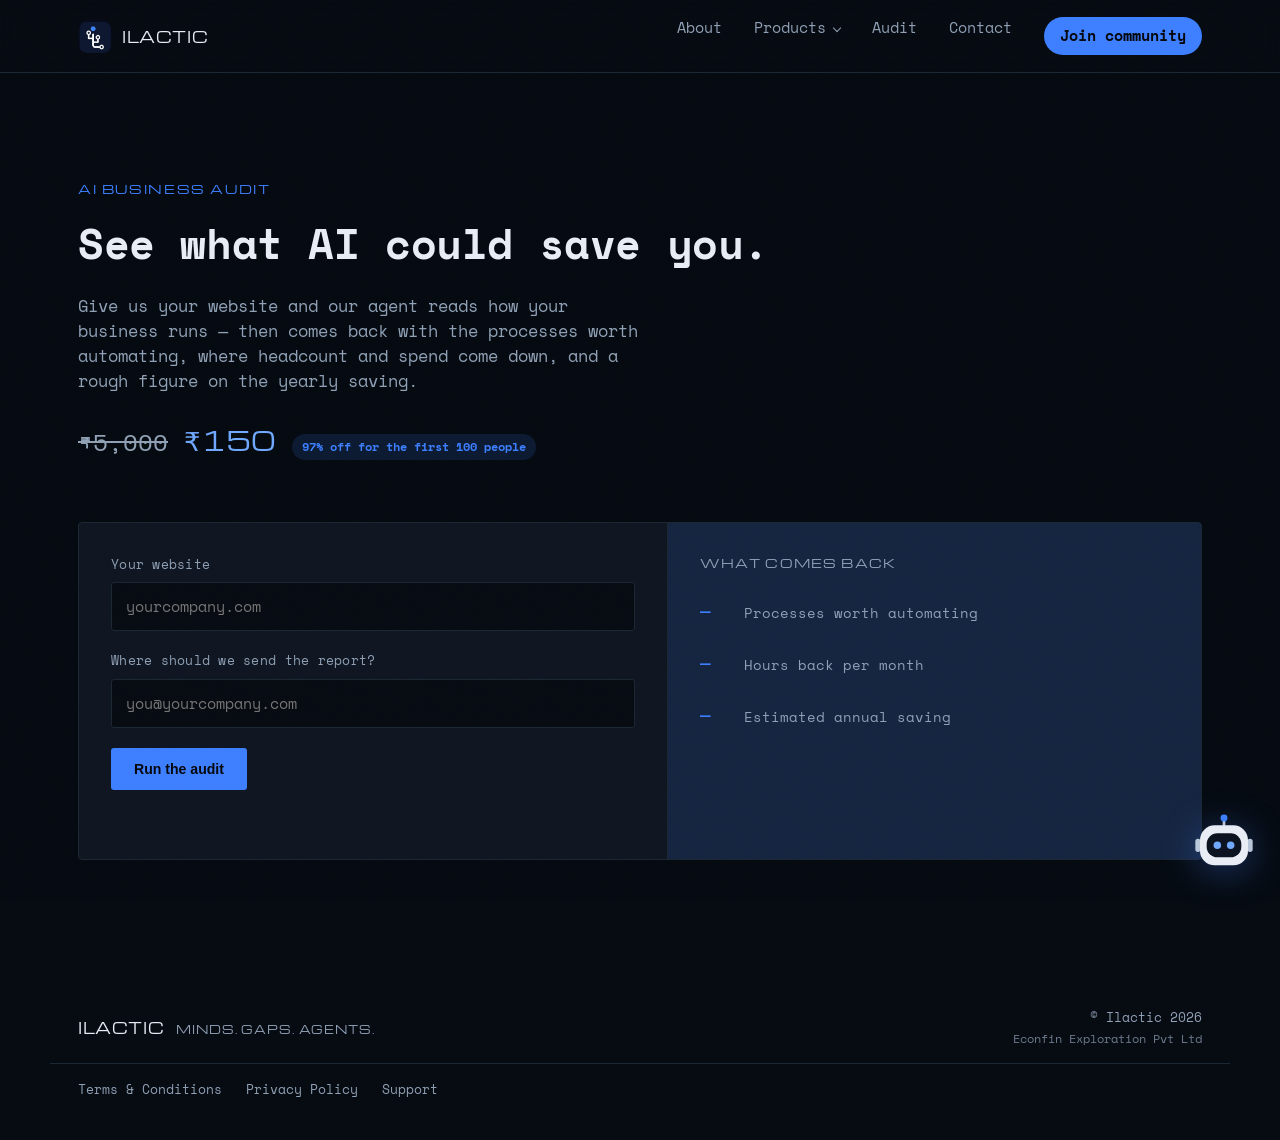
<file: audit.html>
<!DOCTYPE html>
<html lang="en">
<head>
<meta charset="UTF-8">
<meta name="viewport" content="width=device-width, initial-scale=1.0">
<meta name="theme-color" content="#070b12">
<link rel="icon" href="assets/logo-mark.png" type="image/png">
<title>AI Business Audit — Ilactic</title>
<meta name="description" content="Give Ilactic your website and we map where AI can cut manpower and spend in your business — ₹150 for the first 100 businesses, usually ₹5,000.">
<script>document.documentElement.classList.add('js');setTimeout(function(){if(!window.__reveal)document.documentElement.classList.remove('js')},3500);</script>
<link rel="preconnect" href="https://fonts.googleapis.com">
<link rel="preconnect" href="https://fonts.gstatic.com" crossorigin>
<link rel="stylesheet" href="https://fonts.googleapis.com/css2?family=Michroma&family=Space+Mono:wght@400;700&display=swap">
<link rel="stylesheet" href="css/style.css?v=11">
</head>
<body>

<a class="skip-link" href="#top">Skip to content</a>
<canvas id="bg-rain" aria-hidden="true"></canvas>
<div class="grain" aria-hidden="true"></div>

<header class="site-header">
  <div class="wrap header-inner">
    <a href="index.html" class="logo">
      <span class="logo-mark" aria-hidden="true">
        <img src="assets/logo-mark.png" alt="" width="266" height="236">
      </span>
      <span class="logo-text">ILACTIC</span>
    </a>
    <nav class="site-nav" aria-label="Primary">
      <a href="index.html#about">About</a>
      <div class="nav-item">
        <a href="index.html#work" class="nav-parent" aria-haspopup="true">Products</a>
        <ul class="nav-menu" role="list">
          <li><a href="aios.html">AI Operating System</a></li>
          <li><a href="index.html#product-voice">Voice Calling Agents</a></li>
          <li>
            <a href="index.html#product-social">Social Media Desk</a>
            <ul class="nav-sub" role="list">
              <li><a href="index.html#product-social">LinkedIn Desk</a></li>
              <li><a href="index.html#product-social">YouTube Desk</a></li>
              <li><a href="index.html#product-social">InstaDesk</a></li>
            </ul>
          </li>
          <li><a href="index.html#product-consultant">AI Consultant</a></li>
          <li><a href="index.html#product-agents">Custom AI Agents</a></li>
          <li><a href="index.html#product-automation">Automation &amp; Integration</a></li>
        </ul>
      </div>
      <a href="audit.html" aria-current="page">Audit</a>
      <a href="index.html#contact">Contact</a>
      <!-- TODO: placeholder link — replace href with the real community URL -->
      <a href="#" class="nav-cta" id="join-community">Join community</a>
    </nav>
  </div>
</header>

<main id="top">

  <!-- AI AUDIT -->
  <section class="section audit audit-page">
    <div class="wrap">
      <p class="eyebrow" data-reveal="fade">AI business audit</p>
      <h1 data-reveal="words" style="--base:80ms">See what AI could save you.</h1>
      <p class="lede section-lede" data-reveal="fade" style="--base:340ms">
        Give us your website and our agent reads how your business runs — then comes back
        with the processes worth automating, where headcount and spend come down, and a
        rough figure on the yearly saving.
      </p>

      <div class="audit-pricing" role="group" aria-label="Pricing" data-reveal="fade" style="--base:460ms">
        <span class="price-old">₹5,000</span>
        <span class="price-new">₹150</span>
        <span class="audit-pop-badge audit-pricing-badge">97% off for the first 100 people</span>
      </div>

      <div class="audit-panel" data-reveal="fade" style="--base:580ms">
        <form class="audit-form" id="audit-form" novalidate>
          <div class="field">
            <label for="audit-site">Your website</label>
            <input type="url" id="audit-site" name="website" placeholder="yourcompany.com" autocomplete="url" required>
          </div>
          <div class="field">
            <label for="audit-email">Where should we send the report?</label>
            <input type="email" id="audit-email" name="email" placeholder="you@yourcompany.com" autocomplete="email" required>
          </div>
          <button type="submit" class="btn btn-primary">Run the audit</button>
          <p class="form-note" id="audit-note" role="status" aria-live="polite"></p>
        </form>

        <div class="audit-output">
          <p class="audit-output-title">What comes back</p>
          <ul role="list">
            <li>
              <span class="audit-metric" aria-hidden="true">—</span>
              <span class="audit-metric-label">Processes worth automating</span>
            </li>
            <li>
              <span class="audit-metric" aria-hidden="true">—</span>
              <span class="audit-metric-label">Hours back per month</span>
            </li>
            <li>
              <span class="audit-metric" aria-hidden="true">—</span>
              <span class="audit-metric-label">Estimated annual saving</span>
            </li>
          </ul>
        </div>
      </div>
    </div>
  </section>

</main>

<footer class="site-footer">
  <div class="wrap footer-inner">
    <div class="footer-brand">
      <span class="logo-text small">ILACTIC</span>
      <span class="footer-tagline">Minds. Gaps. Agents.</span>
    </div>
    <div class="footer-copy">
      <p>&copy; Ilactic <span id="year"></span></p>
      <p class="footer-entity">Econfin Exploration Pvt Ltd</p>
    </div>
  </div>
  <div class="wrap footer-legal">
    <a href="terms.html">Terms &amp; Conditions</a>
    <a href="privacy.html">Privacy Policy</a>
    <a href="mailto:support@ilactic.com">Support</a>
  </div>
</footer>

<aside class="audit-pop" id="audit-pop" aria-label="AI audit for business" aria-hidden="true" inert>
  <button type="button" class="audit-pop-close" id="audit-pop-close" aria-label="Dismiss">
    <svg viewBox="0 0 16 16" aria-hidden="true"><path d="M3 3l10 10M13 3L3 13" stroke="currentColor" stroke-width="1.6" stroke-linecap="round"/></svg>
  </button>
  <div class="audit-pop-price">
    <span class="price-old">₹5,000</span>
    <span class="price-new">₹150</span>
  </div>
  <p class="audit-pop-badge">97% off for the first 100 people</p>
  <h2 class="audit-pop-title">AI Audit for business</h2>
  <p class="audit-pop-text">Find out where AI can cut manpower and spend in your business.</p>
  <a href="#audit-form" class="btn btn-primary audit-pop-cta" id="audit-pop-link">Get my audit</a>
</aside>

<div class="join-backdrop" id="join-backdrop" aria-hidden="true" inert>
  <div class="join-pop" role="dialog" aria-modal="true" aria-label="Join the community">
    <button type="button" class="join-pop-close" id="join-pop-close" aria-label="Close">
      <svg viewBox="0 0 16 16" aria-hidden="true"><path d="M3 3l10 10M13 3L3 13" stroke="currentColor" stroke-width="1.6" stroke-linecap="round"/></svg>
    </button>
    <h2>Join the community</h2>
    <p class="join-pop-text">Get added to the WhatsApp group — daily AI news, every morning.</p>
    <form class="join-form" id="join-form" novalidate>
      <div class="field">
        <label for="join-name">Your name</label>
        <input type="text" id="join-name" name="name" placeholder="Your name" autocomplete="name" required>
      </div>
      <div class="field">
        <label for="join-phone">WhatsApp number</label>
        <input type="tel" id="join-phone" name="phone" placeholder="+91 98765 43210" autocomplete="tel" required>
      </div>
      <button type="submit" class="btn btn-primary form-submit">Join the group</button>
      <p class="form-note" id="join-note" role="status" aria-live="polite"></p>
    </form>
  </div>
</div>

<div class="chat" id="chat">
  <section class="chat-panel" id="chat-panel" role="dialog" aria-label="Chat with Ilactic" aria-hidden="true" inert>
    <header class="chat-head">
      <span class="chat-avatar" aria-hidden="true">
        <svg viewBox="0 0 48 48"><use href="#bot-face"/></svg>
      </span>
      <div class="chat-title">
        <strong>Ilactic assistant</strong>
        <span>Ask about our products</span>
      </div>
      <button type="button" class="chat-close" id="chat-close" aria-label="Close chat">
        <svg viewBox="0 0 16 16" aria-hidden="true"><path d="M3 3l10 10M13 3L3 13" stroke="currentColor" stroke-width="1.6" stroke-linecap="round"/></svg>
      </button>
    </header>

    <div class="chat-log" id="chat-log" role="log" aria-live="polite">
      <p class="chat-msg chat-msg-bot">Hi, I'm the Ilactic assistant. What are you trying to automate?</p>
    </div>

    <form class="chat-form" id="chat-form" autocomplete="off">
      <label class="visually-hidden" for="chat-input">Your message</label>
      <input type="text" id="chat-input" placeholder="Type a message" required>
      <button type="submit" class="chat-send" aria-label="Send message">
        <svg viewBox="0 0 16 16" aria-hidden="true"><path d="M2 8h11M9 3.5L13.5 8 9 12.5" stroke="currentColor" stroke-width="1.7" stroke-linecap="round" stroke-linejoin="round" fill="none"/></svg>
      </button>
    </form>
  </section>

  <button type="button" class="chat-launcher" id="chat-launcher" aria-label="Chat with Ilactic" aria-expanded="false" aria-controls="chat-panel">
    <span class="chat-bot">
      <svg viewBox="0 0 48 48" aria-hidden="true"><use href="#bot-face"/></svg>
    </span>
  </button>
</div>

<svg width="0" height="0" style="position:absolute" aria-hidden="true" focusable="false">
  <symbol id="bot-face" viewBox="0 0 48 48">
    <path class="bf-stroke" d="M24 10V5" stroke-width="2" stroke-linecap="round"/>
    <circle class="bf-tip" cx="24" cy="4.5" r="2.6"/>
    <rect class="bf-line" x="2.5" y="20" width="4" height="10" rx="2"/>
    <rect class="bf-line" x="41.5" y="20" width="4" height="10" rx="2"/>
    <rect class="bf-body" x="6" y="10" width="36" height="30" rx="11"/>
    <rect class="bf-visor" x="11" y="16" width="26" height="18" rx="8"/>
    <circle class="bf-eye" cx="19" cy="25" r="2.8"/>
    <circle class="bf-eye" cx="29" cy="25" r="2.8"/>
  </symbol>
</svg>

<script src="js/script.js?v=9"></script>
</body>
</html>
</file>
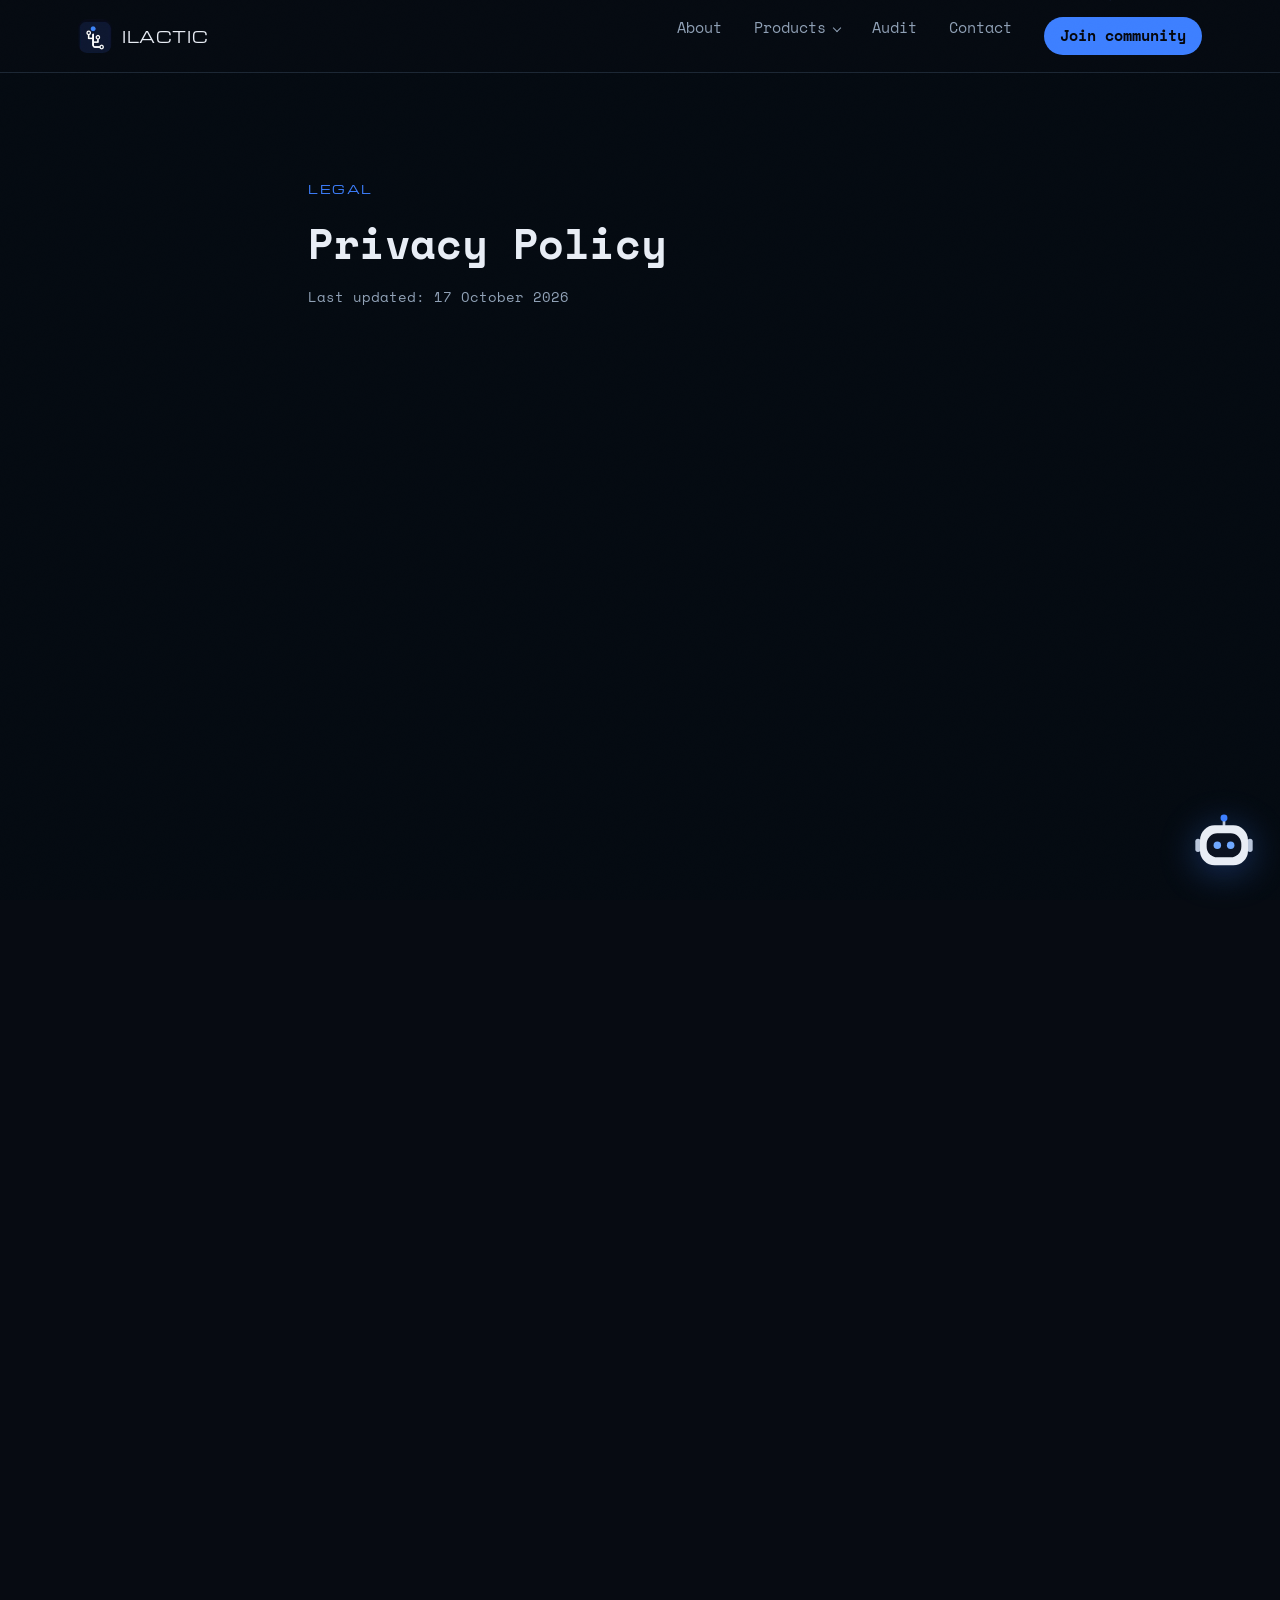
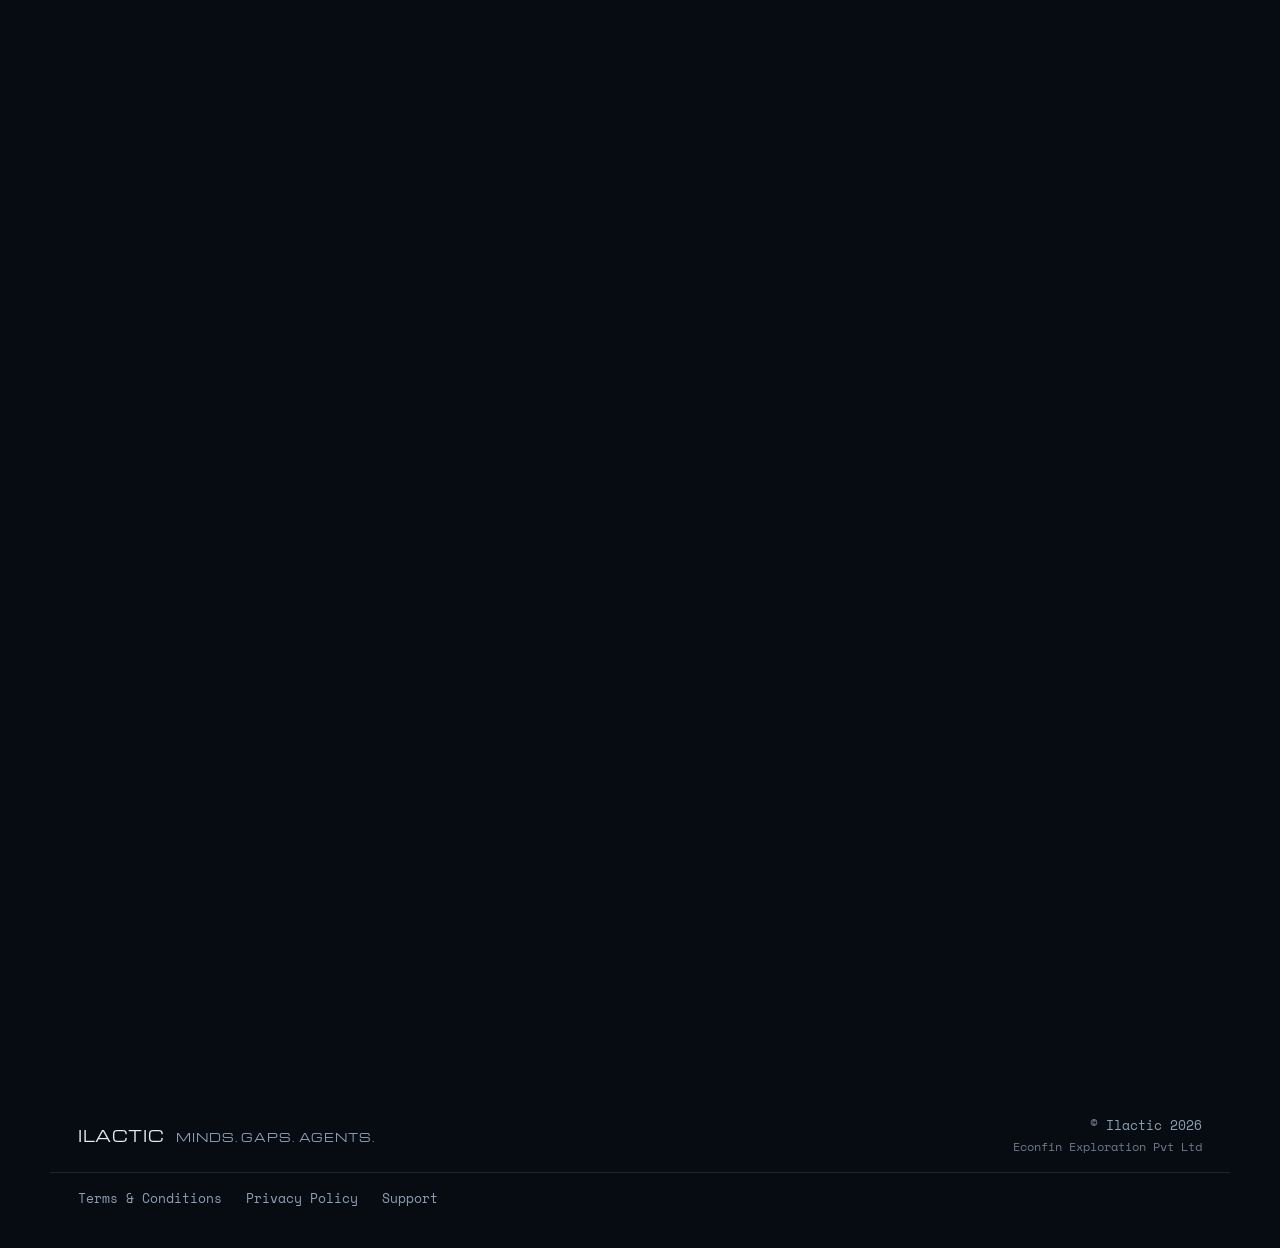
<file: privacy.html>
<!DOCTYPE html>
<html lang="en">
<head>
<meta charset="UTF-8">
<meta name="viewport" content="width=device-width, initial-scale=1.0">
<meta name="theme-color" content="#070b12">
<link rel="icon" href="assets/logo-mark.png" type="image/png">
<title>Privacy Policy — Ilactic</title>
<meta name="description" content="How Ilactic collects, uses, and protects your information.">
<script>document.documentElement.classList.add('js');setTimeout(function(){if(!window.__reveal)document.documentElement.classList.remove('js')},3500);</script>
<link rel="preconnect" href="https://fonts.googleapis.com">
<link rel="preconnect" href="https://fonts.gstatic.com" crossorigin>
<link rel="stylesheet" href="https://fonts.googleapis.com/css2?family=Michroma&family=Space+Mono:wght@400;700&display=swap">
<link rel="stylesheet" href="css/style.css?v=11">
</head>
<body>

<a class="skip-link" href="#top">Skip to content</a>
<canvas id="bg-rain" aria-hidden="true"></canvas>
<div class="grain" aria-hidden="true"></div>

<header class="site-header">
  <div class="wrap header-inner">
    <a href="index.html" class="logo">
      <span class="logo-mark" aria-hidden="true">
        <img src="assets/logo-mark.png" alt="" width="266" height="236">
      </span>
      <span class="logo-text">ILACTIC</span>
    </a>
    <nav class="site-nav" aria-label="Primary">
      <a href="index.html#about">About</a>
      <div class="nav-item">
        <a href="index.html#work" class="nav-parent" aria-haspopup="true">Products</a>
        <ul class="nav-menu" role="list">
          <li><a href="aios.html">AI Operating System</a></li>
          <li><a href="index.html#product-voice">Voice Calling Agents</a></li>
          <li>
            <a href="index.html#product-social">Social Media Desk</a>
            <ul class="nav-sub" role="list">
              <li><a href="index.html#product-social">LinkedIn Desk</a></li>
              <li><a href="index.html#product-social">YouTube Desk</a></li>
              <li><a href="index.html#product-social">InstaDesk</a></li>
            </ul>
          </li>
          <li><a href="index.html#product-consultant">AI Consultant</a></li>
          <li><a href="index.html#product-agents">Custom AI Agents</a></li>
          <li><a href="index.html#product-automation">Automation &amp; Integration</a></li>
        </ul>
      </div>
      <a href="audit.html">Audit</a>
      <a href="index.html#contact">Contact</a>
      <!-- TODO: placeholder link — replace href with the real community URL -->
      <a href="#" class="nav-cta" id="join-community">Join community</a>
    </nav>
  </div>
</header>

<main id="top">
  <section class="section legal-page">
    <div class="wrap legal-content">
      <p class="eyebrow" data-reveal="fade">Legal</p>
      <h1 data-reveal="words" style="--base:80ms">Privacy Policy</h1>
      <p class="legal-updated" data-reveal="fade" style="--base:260ms">Last updated: 17 October 2026</p>

      <div class="legal-body" data-reveal="fade" style="--base:380ms">
        <p>Welcome to Ilactic AI.</p>

        <p>Ilactic AI, a unit of Econfin Exploration Pvt Ltd., and having its registered office in
        Karnataka, India-560102, hereinafter referred to as the "Company" (where such expression
        shall, unless repugnant to the context thereof, be deemed to include its respective legal
        heirs, representatives, administrators, permitted successors and assigns). The Company
        ensures steady commitment to your usage of the Platform and privacy with regard to the
        protection of your invaluable information. This document contains information about the
        Website and mobile application, hereinafter referred to as the "Platform".</p>
        <p>In order to provide You with Our uninterrupted use of services, We may collect and, in
        some circumstances, disclose information about you with your permission. To ensure better
        protection of Your privacy, We provide this notice explaining Our information collection
        and disclosure policies, and the choices You make about the way Your information is
        collected and used.</p>
        <p>This Privacy Policy shall be in compliance with the General Data Protection Regulation
        (GDPR) in effect from May 25, 2018, and any and all provisions that may read to the
        contrary shall be deemed to be void and unenforceable as of that date. If you do not agree
        with the terms and conditions of our Privacy Policy, including in relation to the manner of
        collection or use of your information, please do not use or access the Site. If you have
        any questions or concerns regarding this Privacy Policy, you should contact our Customer
        Support Desk at
        <a href="mailto:econfinexplorationpvtltd@gmail.com">econfinexplorationpvtltd@gmail.com</a>.</p>

        <h2>1. Definitions</h2>
        <ul>
          <li>"We", "Our", and "Us" shall mean and refer to the Domain and/or the Company, as the
          context so requires.</li>
          <li>"You", "Your", "Yourself", "User" shall mean and refer to natural and legal
          individuals who use the Platform and who is competent to enter into binding contracts, as
          per Indian laws.</li>
          <li>"Services" shall refer to the platform that provides internships to students and
          other related services.</li>
          <li>"Third Parties" refer to any Application, Company or individual apart from the User,
          Vendor and the creator of this Application.</li>
          <li>"Personal Information" shall mean and refer to any personally identifiable
          information that We may collect from You such as Name, Email Id, Mobile number, Password,
          Photo etc.</li>
          <li>"Platform" refers to the Website and Mobile Application which provides the user with
          the facility to seek information through Service guides published by the Company.</li>
        </ul>

        <h2>2. Overview</h2>
        <p>This privacy statement sets forth our online data collection and usage policies and
        practices. By using our services, you consent to the policies and practices described in
        this statement. Your data will be stored and processed on our servers which may be inside
        or outside India and your usage of the Services constitutes consent to the transfer of
        your data out of India.</p>
        <p>Our Services may contain links to other website over which we have no control and we
        are not responsible for the privacy policies or practices of other websites to which you
        navigate from our Services. We encourage you to review the privacy policies of these other
        websites so you can understand how they collect, use and share your information. This
        privacy statement applies solely to the information we collect on Ilactic AI and its
        sub-domains and not to information collected otherwise.</p>

        <h2>3. Information We Collect</h2>
        <p>We are committed to respecting Your online privacy. We further recognize Your need for
        appropriate protection and management of any Personal Information You share with us. We may
        collect the following information:</p>
        <ul>
          <li>Personal data such as, but not limited to, Name, Email Id, Mobile number, Password,
          Age, Address, etc.</li>
          <li>Tracking Information such as, but not limited to the IP address of your device and
          Device ID when connected to the Internet.</li>
          <li>Details of Platform usage for analytics.</li>
        </ul>
        <p>This privacy policy also applies to data we collect from users who are not registered as
        members of this Platform, including, but not limited to, browsing behaviour, pages viewed
        etc. We only collect and use such information from you that we consider necessary for
        achieving a seamless, efficient and safe experience, customized to your needs including:</p>
        <ul>
          <li>To enable the provision of services opted for by you</li>
          <li>To enable the viewing of content in your interest</li>
          <li>To communicate the necessary account and service related information from time to
          time</li>
          <li>To allow you to receive quality customer care services and data collection</li>
          <li>To comply with applicable laws, rules and regulations</li>
        </ul>

        <h2>4. Our Use of Your Information</h2>
        <p>The information provided by you shall be used to provide and improve the service for you
        and all users.</p>
        <ul>
          <li>For maintaining an internal record.</li>
          <li>For enhancing the Services provided.</li>
        </ul>
        <p>Your personal data and Sensitive Personal data may be collected and stored by Us for
        internal record. We use Your tracking information such as IP addresses, and or Device ID to
        help identify you and to gather broad demographic information and make further services
        available to you.</p>
        <p>We will not sell, license or trade Your personal information. We will not share your
        personal information with others unless they are acting under our instructions or we are
        required to do so by law.</p>

        <h2>5. How Information is Collected</h2>
        <p>Before or at the time of collecting personal information, we will identify the purposes
        for which information is being collected. If the same is not identified to you, you have
        the right to request the Company to elucidate the purpose of collection of said personal
        information, pending the fulfilment of which you shall not be mandated to disclose any
        information whatsoever.</p>
        <p>We will collect and use your personal information solely with the objective of
        fulfilling those purposes specified by us, within the scope of the consent of the
        individual concerned or as required by law. We will only retain personal information as
        long as necessary for the fulfilment of those purposes.</p>
        <p>Personal data should be relevant to the purposes for which it is to be used, and, to the
        extent necessary for those purposes, should be accurate, complete, and up-to-date.</p>

        <h2>6. External Links on the Platform</h2>
        <p>The Platform may include advertisements, hyperlinks to other websites, applications,
        content or resources. We have no control over any websites or resources, which are
        provided by companies or persons other than Us. You acknowledge and agree that we are not
        responsible for the availability of any such external sites or resources, and do not
        endorse any advertising, services/services or other materials on or available from such
        platform or resources. You acknowledge and agree that We are not liable for any loss or
        damage which may be incurred by you as a result of the availability of those external sites
        or resources, or as a result of any reliance placed by you on the completeness, accuracy or
        existence of any advertising, services or other materials on, or available from, such
        websites or resources.</p>

        <h2>7. Google Analytics</h2>
        <p>We use Google Analytics to help us to understand how you make use of our content and
        work out how we can make things better. These cookies follow your progress through us,
        collecting anonymous data on where you have come from, which pages you visit, and how long
        you spend on the site. This data is then stored by Google to create reports. These cookies
        do not store your personal data.</p>
        <p>The information generated by the cookie about your use of the Website, including your IP
        address, may be transmitted to and stored by Google on servers in the United States. Google
        may use this information for the purpose of evaluating your use of the website, compiling
        reports on website activity for us and providing other services relating to website
        activity and internet usage. By using this website, you consent to the processing of data
        about you by Google in the manner and for the purposes set out above.</p>

        <h2>8. Google AdSense</h2>
        <p>Google AdSense is a tool that allows website publishers to deliver advertisements to
        site visitors in exchange for revenue calculated on a per-click or per-impression basis. To
        do this, Google uses cookies and tracking technology to deliver ads personalized to a
        website user/visitor. In this regard the following terms are specified to the Users:</p>
        <ul>
          <li>Third-party vendors, including Google, use cookies to serve ads based on your prior
          visits to our website or other websites.</li>
          <li>Google's use of advertising cookies enables us and our partners to serve
          advertisements to you based on their visit to our Platform and/or other websites on the
          Internet.</li>
          <li>You may opt-out of personalized advertising by visiting Ads Settings.</li>
          <li>All advertisements of third parties on our Platform are for informative purposes only
          and neither the Platform nor the Company guarantees or bears liability for the
          authenticity of the advertisements.</li>
          <li>At no point will the Company permit its Competitors to advertise on the Platform.</li>
          <li>You may visit the links in the advertisements at your own risk or choose to not
          accept the cookies permitting third parties to display their advertisements.</li>
        </ul>

        <h2>9. Your Rights</h2>
        <p>Unless subject to an exemption, you have the following rights with respect to your
        personal data:</p>
        <ul>
          <li>The right to request a copy of your personal data which we hold about you</li>
          <li>The right to request for any correction to any personal data if it is found to be
          inaccurate or out of date</li>
          <li>The right to withdraw Your consent to the processing at any time</li>
          <li>The right to object to the processing of personal data</li>
          <li>The right to lodge a complaint with a supervisory authority</li>
          <li>The right to obtain information as to whether personal data are transferred to a
          third country or to an international organization</li>
        </ul>
        <p>Where you hold an account with any of our services, you are entitled to a copy of all
        personal data which we hold in relation to you. You are also entitled to request that we
        restrict how we use your data in your account when you log in.</p>

        <h2>10. Our Policy Concerning Children</h2>
        <p>Our Platform is not intended for children under 18 years of age. If you are less than 18
        years old at the time of your first visit to our Platform, you are prohibited from using
        the website further entirely on your own. You may do so under parental guidance. However,
        please note that we have no way of determining your age when you visit our website or
        whether you have parental supervision available or not. We do not intend to and do not
        knowingly collect personal information from children under 18.</p>

        <h2>11. Confidentiality</h2>
        <p>You further acknowledge that the Platform may contain information which is designated
        confidential by us and that you shall not disclose such information without our prior
        written consent. Your information is regarded as confidential and therefore will not be
        divulged to any third party, unless if legally required to do so to the appropriate
        authorities. We will not sell, share, or rent your personal information to any third party
        or use your e-mail address for unsolicited mail. Any emails sent by us will only be in
        connection with the provision of agreed services, and you retain sole discretion to seek
        for discontinuation of such communications at any point of time.</p>

        <h2>12. Other Information Collectors</h2>
        <p>Except as otherwise expressly included in this Privacy Policy, this document only
        addresses the use and disclosure of information we collect from you. To the extent that
        you disclose your information to other parties, whether they are on our Platform or on
        other sites throughout the Internet, different rules may apply to their use or disclosure
        of the information you disclose to them. Since we do not control the privacy policies of
        the third parties, you are subject to ask questions before you disclose your personal
        information to others.</p>

        <h2>13. Our Disclosure of Your Information</h2>
        <p>We may host surveys for survey creators for our platform who are the owners and users of
        your survey responses. We do not own or sell your responses. Anything you expressly
        disclose in your responses will be disclosed to survey creators. Please contact the survey
        creator directly to better understand how they might share your survey responses.</p>
        <p>Information collected will not be considered as sensitive if it is freely available and
        accessible in the public domain or is furnished under the Right to Information Act, 2005,
        any rules made thereunder or any other law for the time being in force.</p>
        <p>As a matter of policy, we do not sell or rent any personally identifiable information
        about you to any third party. However, we may be forced to disclose information to the
        government, law enforcement agencies or third parties under certain circumstances.</p>

        <h2>14. External Service Providers</h2>
        <p>There may be a number of services offered by external service providers that help you
        use our Platform. If you choose to use these optional services, and in the course of doing
        so, disclose information to the external service providers, and/or grant them permission to
        collect information about you, then their use of your information is governed by their
        privacy policy.</p>

        <h2>15. Law and Order</h2>
        <p>We cooperate with law enforcement inquiries, as well as other third parties to enforce
        laws, such as intellectual property rights, fraud and other rights. We can (and you
        authorize us to) disclose any information about you to law enforcement and other government
        officials as we, in our sole discretion, believe necessary or appropriate, in connection
        with an investigation of fraud, intellectual property infringements, or other activity that
        is illegal or may expose us or you to legal liability.</p>

        <h2>16. Accessing, Reviewing and Changing Your Profile</h2>
        <p>Following registration, you can review and change the information you submitted at the
        stage of registration, except Email ID and mobile number. An option for facilitating such
        change shall be present on the Platform and such change shall be facilitated by the User.
        If you change any information, we may or may not keep track of your old information. We
        will not retain in our files information you have requested to remove for certain
        circumstances, such as to resolve disputes, troubleshoot problems and enforce our terms and
        conditions.</p>

        <h2>17. Control of Your Password</h2>
        <p>You are entirely responsible for maintaining the confidentiality of your password. It is
        important that you protect it against unauthorized access of your account and information
        by choosing your password carefully and keeping your password and computer secure by
        signing out after using our services. You agree not to use the account, username, email
        address or password of another Member at any time or to disclose your password to any
        third party. You are responsible for all actions taken with your login information and
        password, including fees. If your password has been compromised for any reason, you should
        immediately change your password.</p>

        <h2>18. Security</h2>
        <p>We treat data as an asset that must be protected against loss and unauthorized access.
        We employ many different security techniques to protect such data from unauthorized access
        by members inside and outside the Company. We follow generally accepted industry standards
        to protect the Personal Information submitted to us and information that we have accessed.
        However, as effective as encryption technology is, no security system is impenetrable. Our
        Company cannot guarantee the security of our database, nor can we guarantee that
        information you provide won't be intercepted while being transmitted to the Company over
        the Internet.</p>

        <h2>19. Severability</h2>
        <p>Each paragraph of this Privacy Policy shall be and remain separate from and independent
        of and severable from all and any other paragraphs herein except where otherwise expressly
        indicated or indicated by the context of the agreement. The decision or declaration that
        one or more of the paragraphs are null and void shall have no effect on the remaining
        paragraphs of this privacy policy.</p>

        <h2>20. Amendment</h2>
        <p>Our Privacy Policy may change from time to time. The most current version of the policy
        will govern our use of your information and will always be at the Platform. Any amendments
        to this Policy shall be deemed as accepted by the User on their continued use of the
        Platform. You are advised to refer to this page to know about our latest Privacy Policy.</p>

        <h2>21. No Guarantee</h2>
        <p>While this Privacy Policy states our standards for maintenance of data and we will make
        efforts to meet them, we are not in a position to guarantee these standards. There may be
        factors beyond our control that may result in disclosure of data. As a consequence, we
        disclaim any warranties or representations relating to maintenance or nondisclosure of
        data.</p>

        <h2>22. Automated Decision Making</h2>
        <p>As a responsible Company, we do not use automatic decision-making or profiling.</p>

        <h2>23. Consent Withdrawal, Data Download &amp; Data Removal Requests</h2>
        <p>To withdraw your consent, or to request the download or delete your data with us for any
        or all our services at any time, please email to
        <a href="mailto:econfinexplorationpvtltd@gmail.com">econfinexplorationpvtltd@gmail.com</a>.</p>

        <h2>24. Contact Us</h2>
        <p>If you have any questions or concerns regarding this privacy policy, you should contact
        us by sending an e-mail to
        <a href="mailto:econfinexplorationpvtltd@gmail.com">econfinexplorationpvtltd@gmail.com</a>.
        Information provided on the website may not be 100% accurate and may be provided for
        promotional purposes of the business.</p>
      </div>
    </div>
  </section>
</main>

<footer class="site-footer">
  <div class="wrap footer-inner">
    <div class="footer-brand">
      <span class="logo-text small">ILACTIC</span>
      <span class="footer-tagline">Minds. Gaps. Agents.</span>
    </div>
    <div class="footer-copy">
      <p>&copy; Ilactic <span id="year"></span></p>
      <p class="footer-entity">Econfin Exploration Pvt Ltd</p>
    </div>
  </div>
  <div class="wrap footer-legal">
    <a href="terms.html">Terms &amp; Conditions</a>
    <a href="privacy.html" aria-current="page">Privacy Policy</a>
    <a href="mailto:support@ilactic.com">Support</a>
  </div>
</footer>

<div class="join-backdrop" id="join-backdrop" aria-hidden="true" inert>
  <div class="join-pop" role="dialog" aria-modal="true" aria-label="Join the community">
    <button type="button" class="join-pop-close" id="join-pop-close" aria-label="Close">
      <svg viewBox="0 0 16 16" aria-hidden="true"><path d="M3 3l10 10M13 3L3 13" stroke="currentColor" stroke-width="1.6" stroke-linecap="round"/></svg>
    </button>
    <h2>Join the community</h2>
    <p class="join-pop-text">Get added to the WhatsApp group — daily AI news, every morning.</p>
    <form class="join-form" id="join-form" novalidate>
      <div class="field">
        <label for="join-name">Your name</label>
        <input type="text" id="join-name" name="name" placeholder="Your name" autocomplete="name" required>
      </div>
      <div class="field">
        <label for="join-phone">WhatsApp number</label>
        <input type="tel" id="join-phone" name="phone" placeholder="+91 98765 43210" autocomplete="tel" required>
      </div>
      <button type="submit" class="btn btn-primary form-submit">Join the group</button>
      <p class="form-note" id="join-note" role="status" aria-live="polite"></p>
    </form>
  </div>
</div>

<div class="chat" id="chat">
  <section class="chat-panel" id="chat-panel" role="dialog" aria-label="Chat with Ilactic" aria-hidden="true" inert>
    <header class="chat-head">
      <span class="chat-avatar" aria-hidden="true">
        <svg viewBox="0 0 48 48"><use href="#bot-face"/></svg>
      </span>
      <div class="chat-title">
        <strong>Ilactic assistant</strong>
        <span>Ask about our products</span>
      </div>
      <button type="button" class="chat-close" id="chat-close" aria-label="Close chat">
        <svg viewBox="0 0 16 16" aria-hidden="true"><path d="M3 3l10 10M13 3L3 13" stroke="currentColor" stroke-width="1.6" stroke-linecap="round"/></svg>
      </button>
    </header>

    <div class="chat-log" id="chat-log" role="log" aria-live="polite">
      <p class="chat-msg chat-msg-bot">Hi, I'm the Ilactic assistant. What are you trying to automate?</p>
    </div>

    <form class="chat-form" id="chat-form" autocomplete="off">
      <label class="visually-hidden" for="chat-input">Your message</label>
      <input type="text" id="chat-input" placeholder="Type a message" required>
      <button type="submit" class="chat-send" aria-label="Send message">
        <svg viewBox="0 0 16 16" aria-hidden="true"><path d="M2 8h11M9 3.5L13.5 8 9 12.5" stroke="currentColor" stroke-width="1.7" stroke-linecap="round" stroke-linejoin="round" fill="none"/></svg>
      </button>
    </form>
  </section>

  <button type="button" class="chat-launcher" id="chat-launcher" aria-label="Chat with Ilactic" aria-expanded="false" aria-controls="chat-panel">
    <span class="chat-bot">
      <svg viewBox="0 0 48 48" aria-hidden="true"><use href="#bot-face"/></svg>
    </span>
  </button>
</div>

<svg width="0" height="0" style="position:absolute" aria-hidden="true" focusable="false">
  <symbol id="bot-face" viewBox="0 0 48 48">
    <path class="bf-stroke" d="M24 10V5" stroke-width="2" stroke-linecap="round"/>
    <circle class="bf-tip" cx="24" cy="4.5" r="2.6"/>
    <rect class="bf-line" x="2.5" y="20" width="4" height="10" rx="2"/>
    <rect class="bf-line" x="41.5" y="20" width="4" height="10" rx="2"/>
    <rect class="bf-body" x="6" y="10" width="36" height="30" rx="11"/>
    <rect class="bf-visor" x="11" y="16" width="26" height="18" rx="8"/>
    <circle class="bf-eye" cx="19" cy="25" r="2.8"/>
    <circle class="bf-eye" cx="29" cy="25" r="2.8"/>
  </symbol>
</svg>

<script src="js/script.js?v=9"></script>
</body>
</html>
</file>
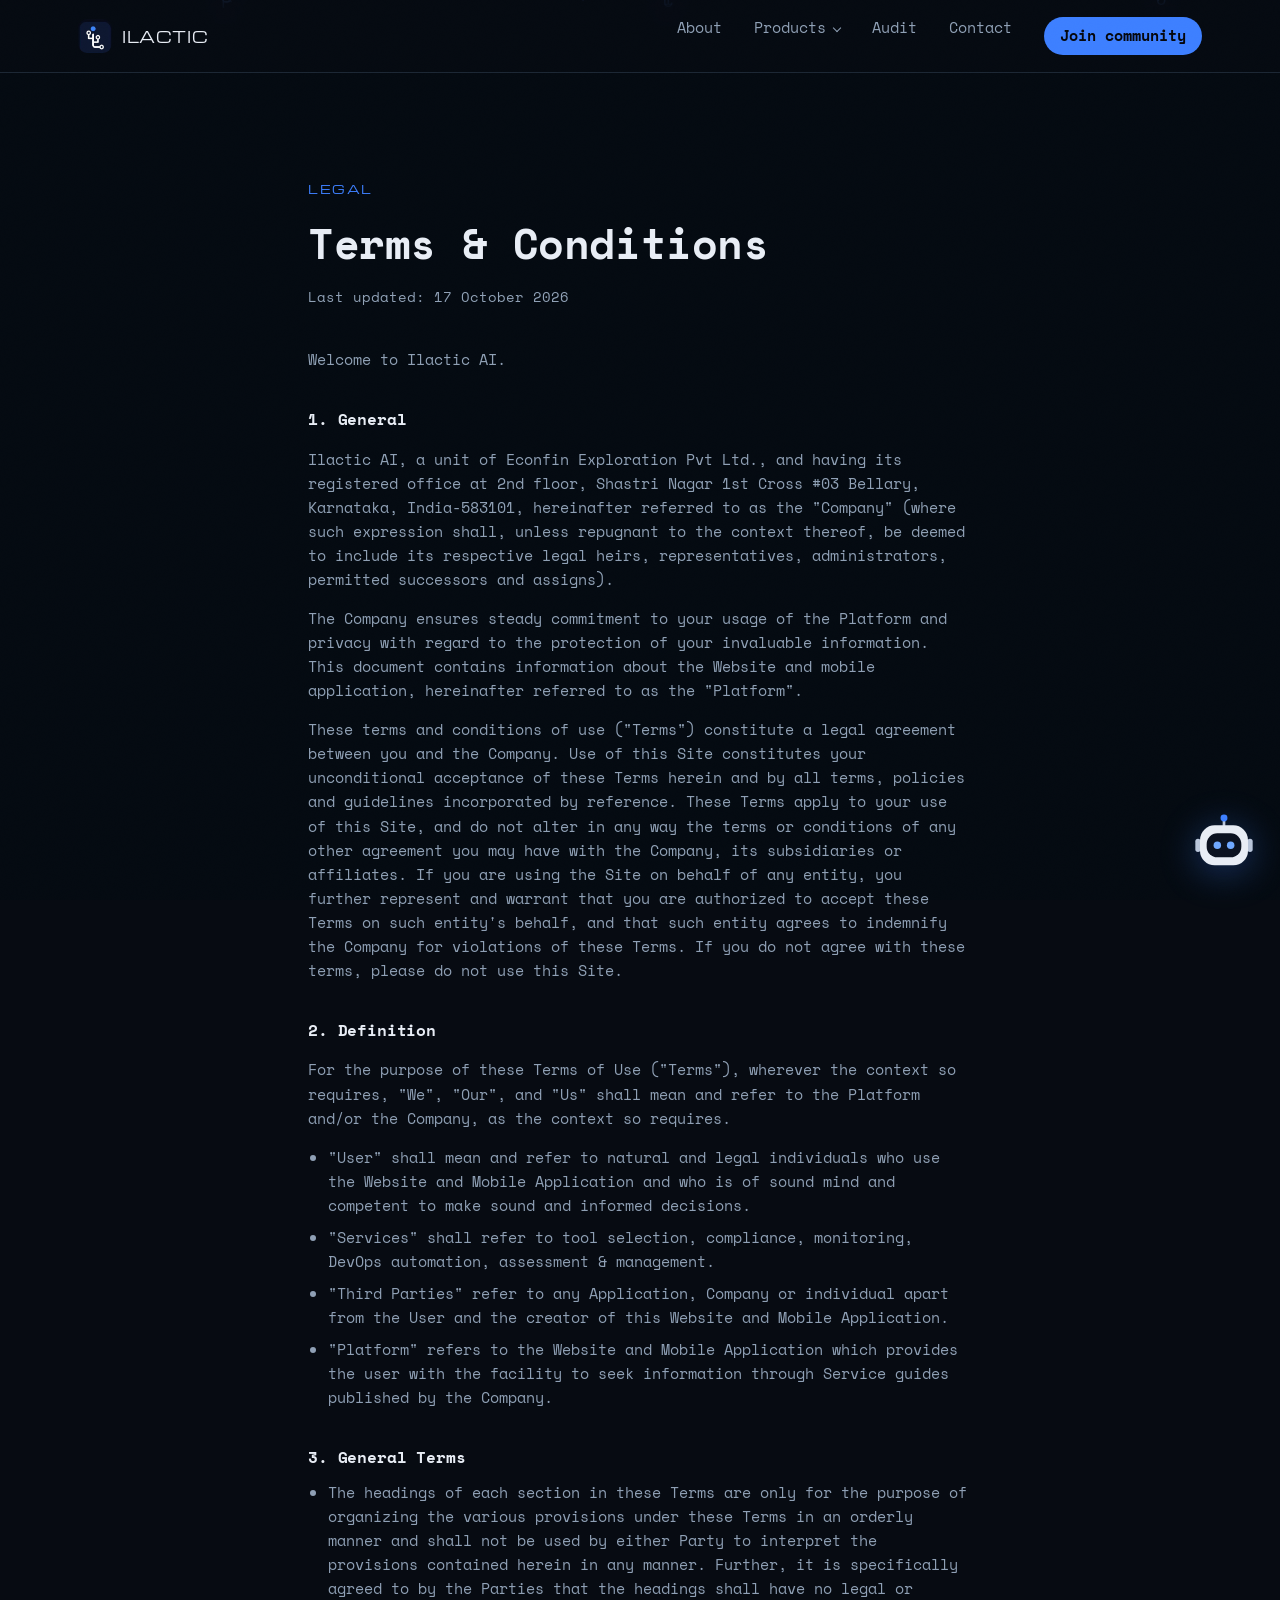
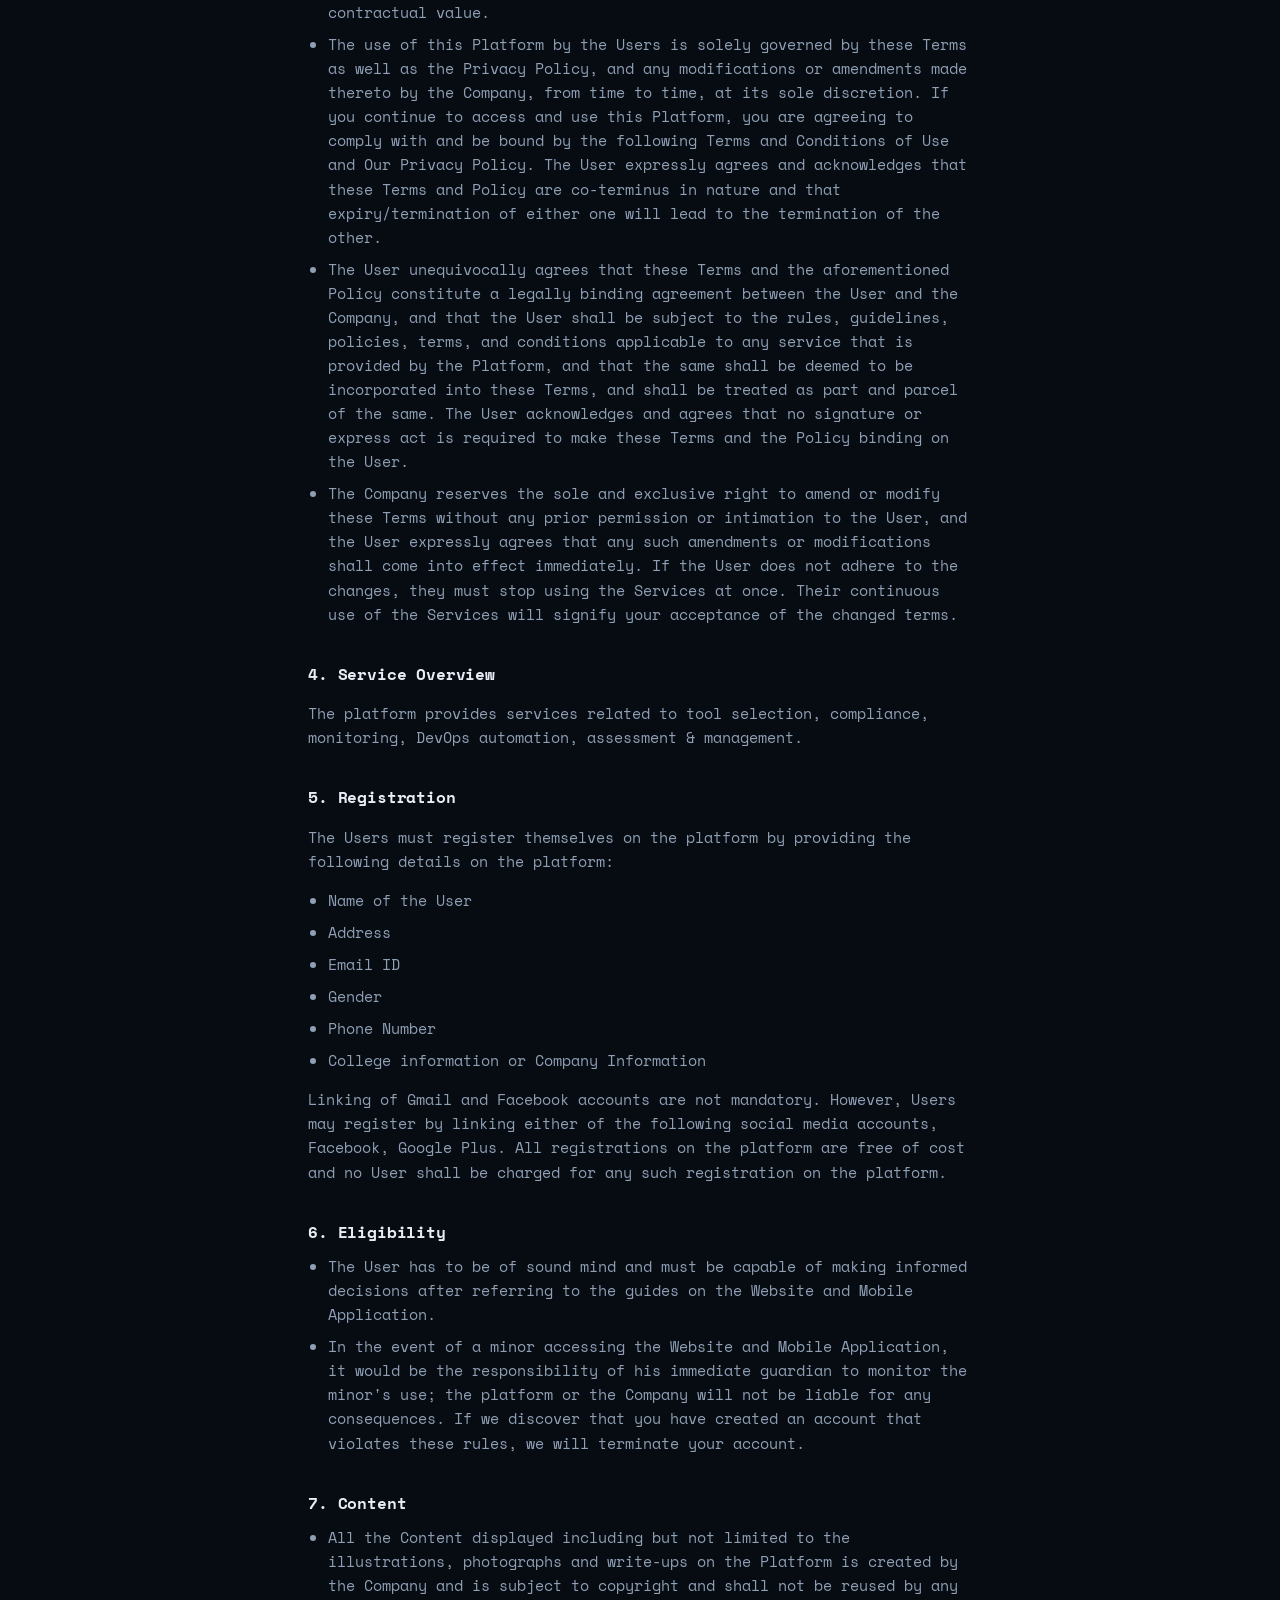
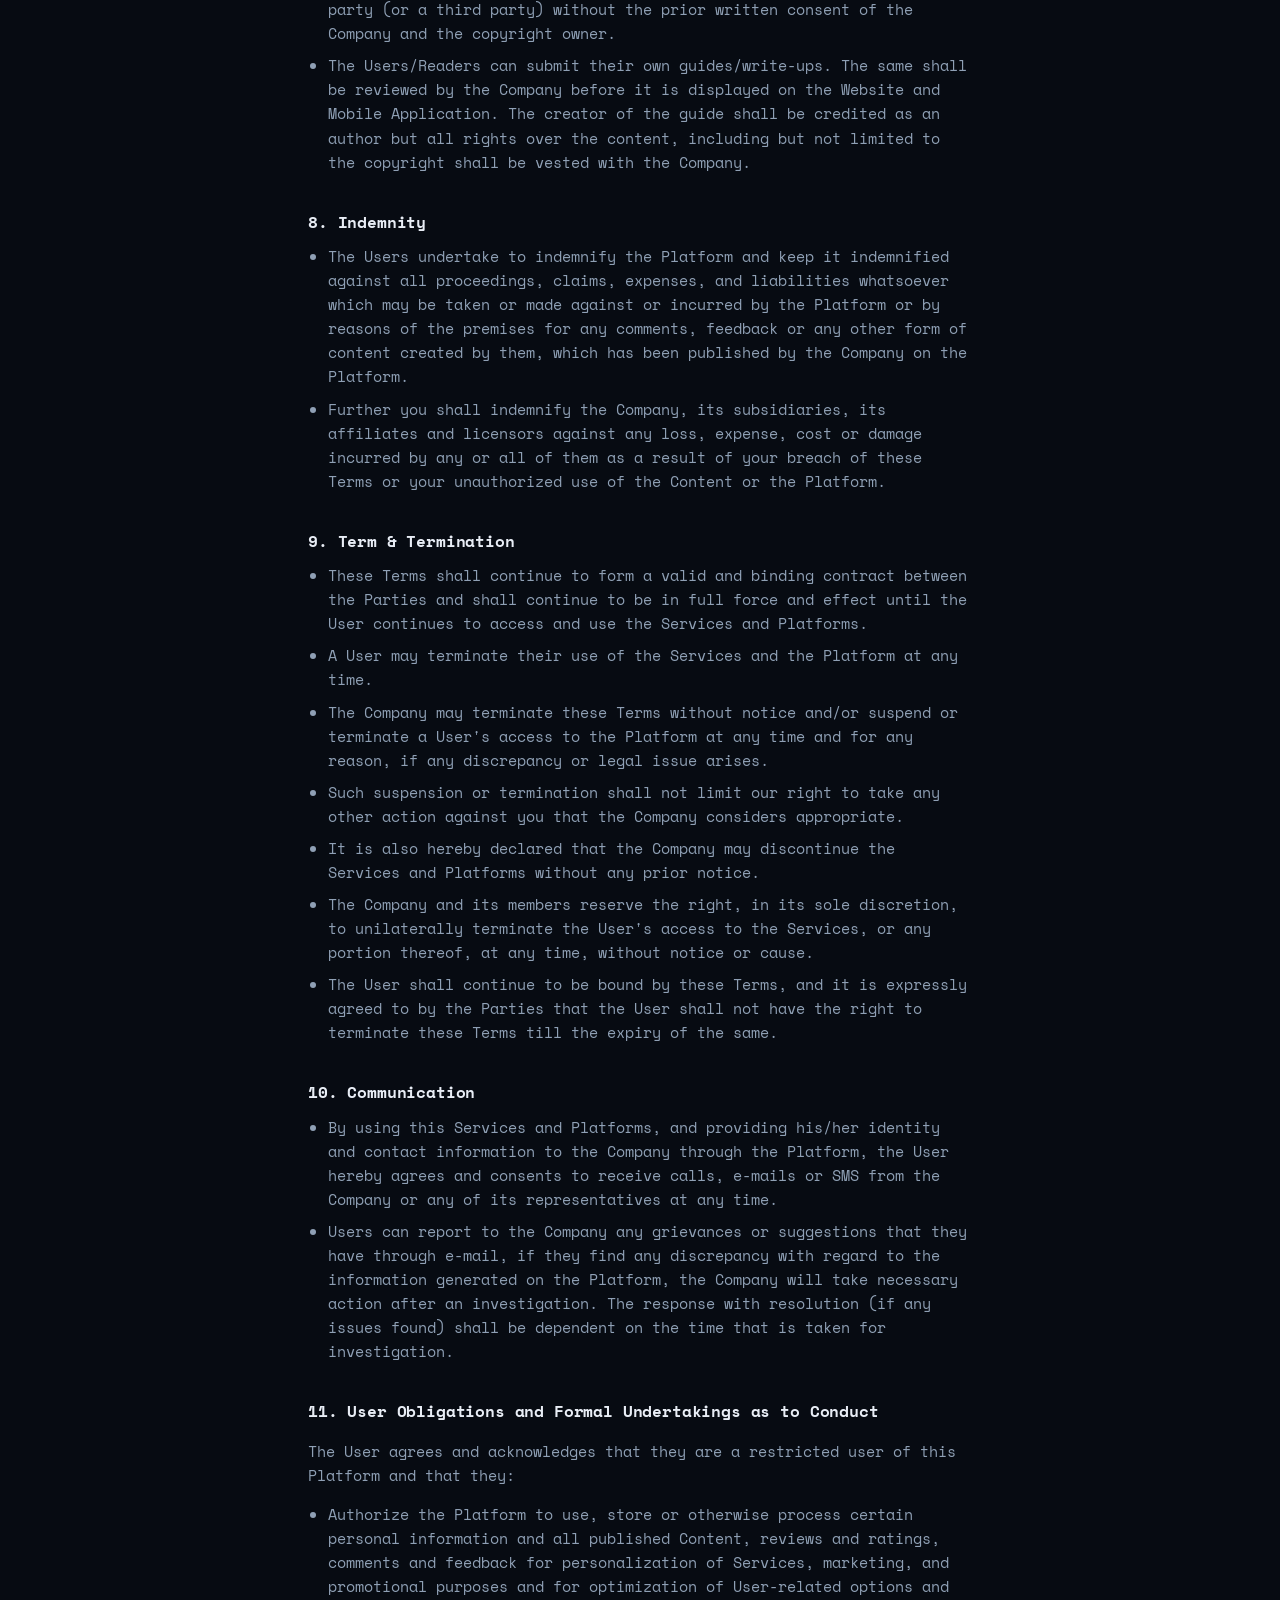
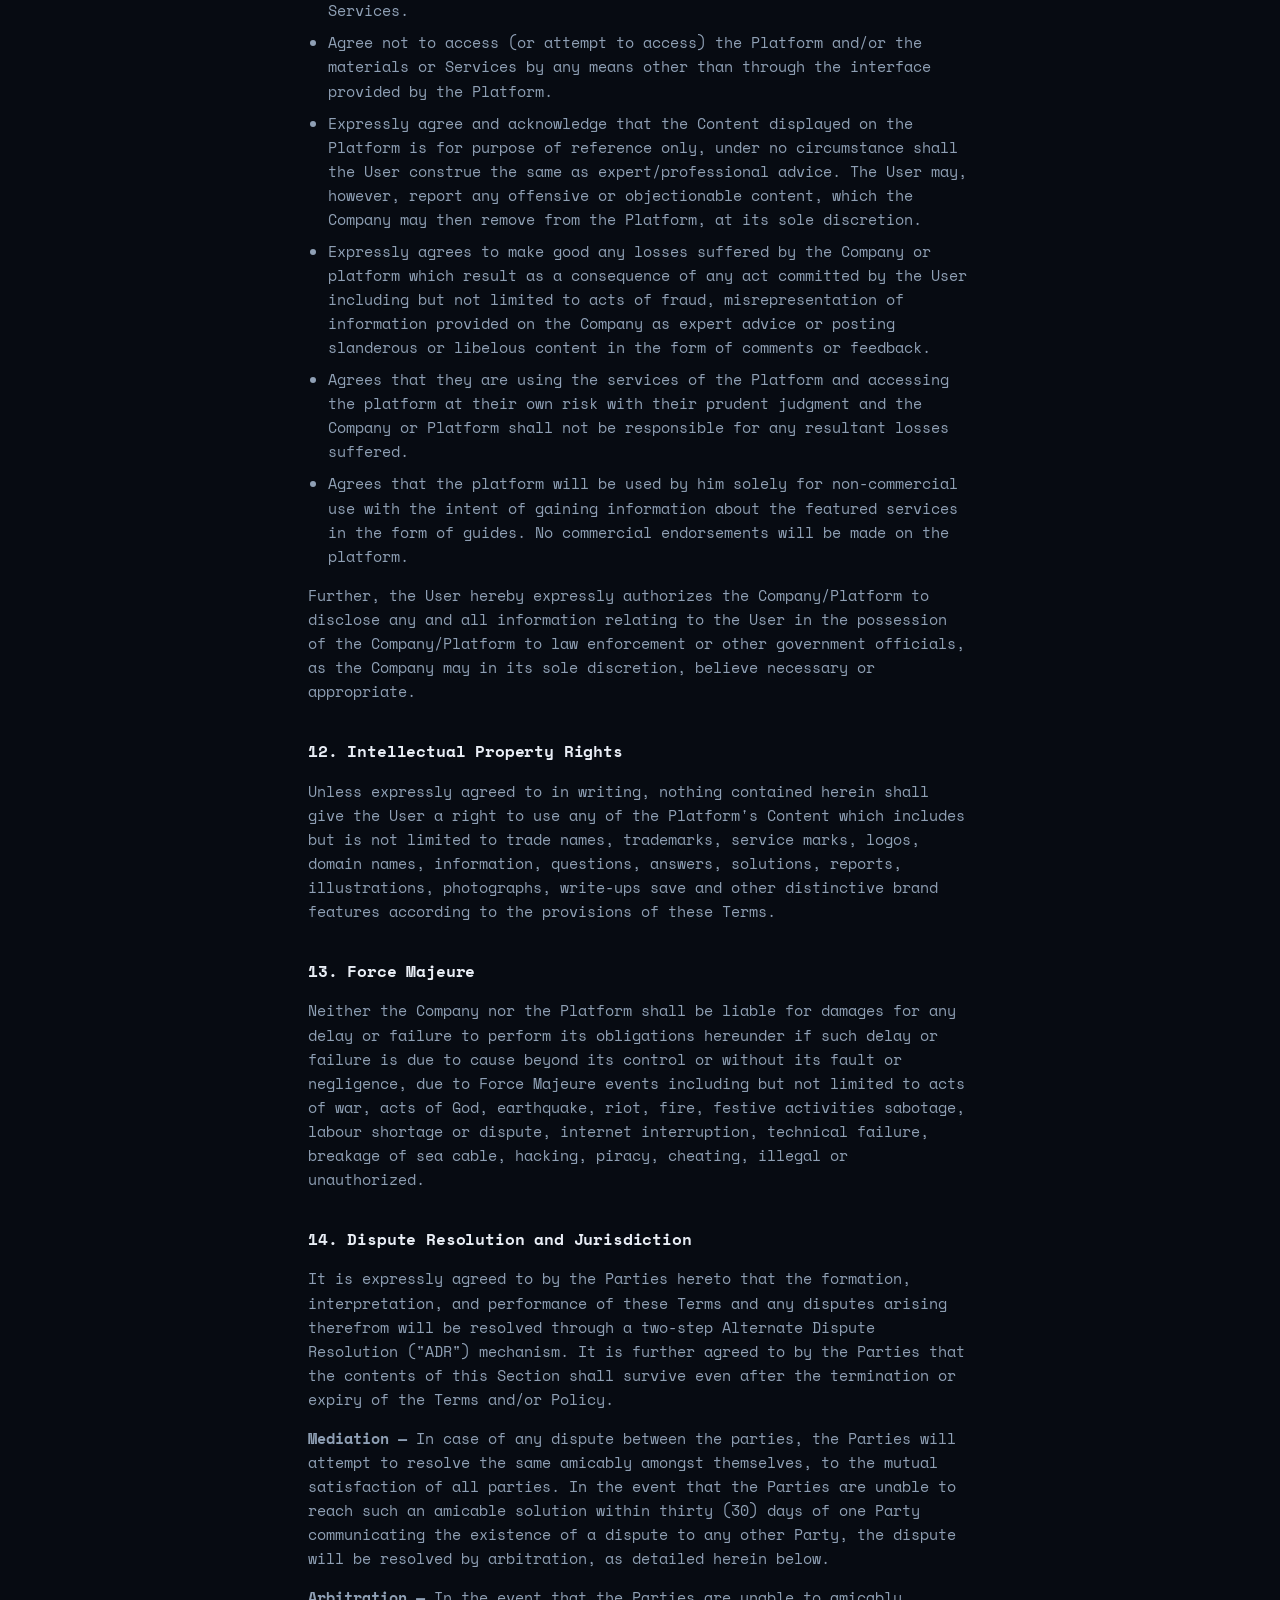
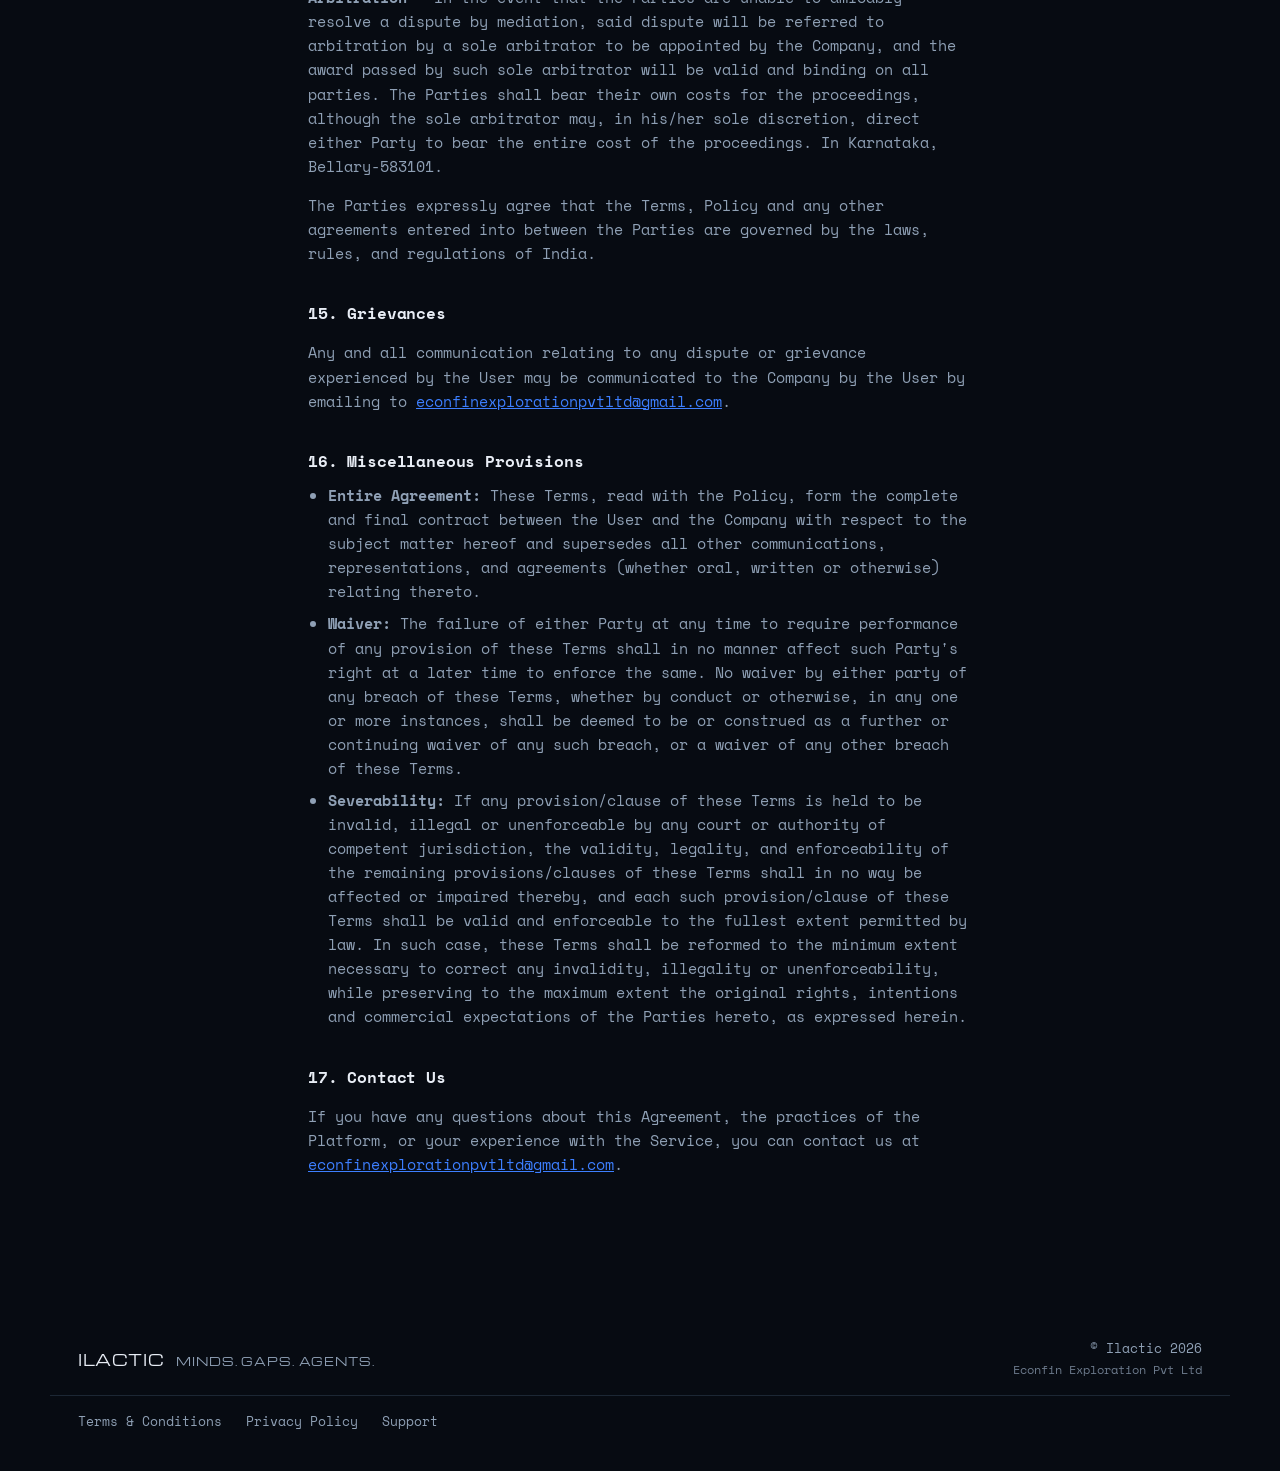
<file: terms.html>
<!DOCTYPE html>
<html lang="en">
<head>
<meta charset="UTF-8">
<meta name="viewport" content="width=device-width, initial-scale=1.0">
<meta name="theme-color" content="#070b12">
<link rel="icon" href="assets/logo-mark.png" type="image/png">
<title>Terms &amp; Conditions — Ilactic</title>
<meta name="description" content="Terms and conditions for using the Ilactic website and services.">
<script>document.documentElement.classList.add('js');setTimeout(function(){if(!window.__reveal)document.documentElement.classList.remove('js')},3500);</script>
<link rel="preconnect" href="https://fonts.googleapis.com">
<link rel="preconnect" href="https://fonts.gstatic.com" crossorigin>
<link rel="stylesheet" href="https://fonts.googleapis.com/css2?family=Michroma&family=Space+Mono:wght@400;700&display=swap">
<link rel="stylesheet" href="css/style.css?v=11">
</head>
<body>

<a class="skip-link" href="#top">Skip to content</a>
<canvas id="bg-rain" aria-hidden="true"></canvas>
<div class="grain" aria-hidden="true"></div>

<header class="site-header">
  <div class="wrap header-inner">
    <a href="index.html" class="logo">
      <span class="logo-mark" aria-hidden="true">
        <img src="assets/logo-mark.png" alt="" width="266" height="236">
      </span>
      <span class="logo-text">ILACTIC</span>
    </a>
    <nav class="site-nav" aria-label="Primary">
      <a href="index.html#about">About</a>
      <div class="nav-item">
        <a href="index.html#work" class="nav-parent" aria-haspopup="true">Products</a>
        <ul class="nav-menu" role="list">
          <li><a href="aios.html">AI Operating System</a></li>
          <li><a href="index.html#product-voice">Voice Calling Agents</a></li>
          <li>
            <a href="index.html#product-social">Social Media Desk</a>
            <ul class="nav-sub" role="list">
              <li><a href="index.html#product-social">LinkedIn Desk</a></li>
              <li><a href="index.html#product-social">YouTube Desk</a></li>
              <li><a href="index.html#product-social">InstaDesk</a></li>
            </ul>
          </li>
          <li><a href="index.html#product-consultant">AI Consultant</a></li>
          <li><a href="index.html#product-agents">Custom AI Agents</a></li>
          <li><a href="index.html#product-automation">Automation &amp; Integration</a></li>
        </ul>
      </div>
      <a href="audit.html">Audit</a>
      <a href="index.html#contact">Contact</a>
      <!-- TODO: placeholder link — replace href with the real community URL -->
      <a href="#" class="nav-cta" id="join-community">Join community</a>
    </nav>
  </div>
</header>

<main id="top">
  <section class="section legal-page">
    <div class="wrap legal-content">
      <p class="eyebrow" data-reveal="fade">Legal</p>
      <h1 data-reveal="words" style="--base:80ms">Terms &amp; Conditions</h1>
      <p class="legal-updated" data-reveal="fade" style="--base:260ms">Last updated: 17 October 2026</p>

      <div class="legal-body" data-reveal="fade" style="--base:380ms">
        <p>Welcome to Ilactic AI.</p>

        <h2>1. General</h2>
        <p>Ilactic AI, a unit of Econfin Exploration Pvt Ltd., and having its registered office at
        2nd floor, Shastri Nagar 1st Cross #03 Bellary, Karnataka, India-583101, hereinafter
        referred to as the "Company" (where such expression shall, unless repugnant to the context
        thereof, be deemed to include its respective legal heirs, representatives, administrators,
        permitted successors and assigns).</p>
        <p>The Company ensures steady commitment to your usage of the Platform and privacy with
        regard to the protection of your invaluable information. This document contains
        information about the Website and mobile application, hereinafter referred to as the
        "Platform".</p>
        <p>These terms and conditions of use ("Terms") constitute a legal agreement between you
        and the Company. Use of this Site constitutes your unconditional acceptance of these Terms
        herein and by all terms, policies and guidelines incorporated by reference. These Terms
        apply to your use of this Site, and do not alter in any way the terms or conditions of any
        other agreement you may have with the Company, its subsidiaries or affiliates. If you are
        using the Site on behalf of any entity, you further represent and warrant that you are
        authorized to accept these Terms on such entity's behalf, and that such entity agrees to
        indemnify the Company for violations of these Terms. If you do not agree with these terms,
        please do not use this Site.</p>

        <h2>2. Definition</h2>
        <p>For the purpose of these Terms of Use ("Terms"), wherever the context so requires, "We",
        "Our", and "Us" shall mean and refer to the Platform and/or the Company, as the context so
        requires.</p>
        <ul>
          <li>"User" shall mean and refer to natural and legal individuals who use the Website and
          Mobile Application and who is of sound mind and competent to make sound and informed
          decisions.</li>
          <li>"Services" shall refer to tool selection, compliance, monitoring, DevOps automation,
          assessment &amp; management.</li>
          <li>"Third Parties" refer to any Application, Company or individual apart from the User
          and the creator of this Website and Mobile Application.</li>
          <li>"Platform" refers to the Website and Mobile Application which provides the user with
          the facility to seek information through Service guides published by the Company.</li>
        </ul>

        <h2>3. General Terms</h2>
        <ul>
          <li>The headings of each section in these Terms are only for the purpose of organizing
          the various provisions under these Terms in an orderly manner and shall not be used by
          either Party to interpret the provisions contained herein in any manner. Further, it is
          specifically agreed to by the Parties that the headings shall have no legal or
          contractual value.</li>
          <li>The use of this Platform by the Users is solely governed by these Terms as well as
          the Privacy Policy, and any modifications or amendments made thereto by the Company, from
          time to time, at its sole discretion. If you continue to access and use this Platform,
          you are agreeing to comply with and be bound by the following Terms and Conditions of Use
          and Our Privacy Policy. The User expressly agrees and acknowledges that these Terms and
          Policy are co-terminus in nature and that expiry/termination of either one will lead to
          the termination of the other.</li>
          <li>The User unequivocally agrees that these Terms and the aforementioned Policy
          constitute a legally binding agreement between the User and the Company, and that the
          User shall be subject to the rules, guidelines, policies, terms, and conditions
          applicable to any service that is provided by the Platform, and that the same shall be
          deemed to be incorporated into these Terms, and shall be treated as part and parcel of
          the same. The User acknowledges and agrees that no signature or express act is required
          to make these Terms and the Policy binding on the User.</li>
          <li>The Company reserves the sole and exclusive right to amend or modify these Terms
          without any prior permission or intimation to the User, and the User expressly agrees
          that any such amendments or modifications shall come into effect immediately. If the User
          does not adhere to the changes, they must stop using the Services at once. Their
          continuous use of the Services will signify your acceptance of the changed terms.</li>
        </ul>

        <h2>4. Service Overview</h2>
        <p>The platform provides services related to tool selection, compliance, monitoring,
        DevOps automation, assessment &amp; management.</p>

        <h2>5. Registration</h2>
        <p>The Users must register themselves on the platform by providing the following details
        on the platform:</p>
        <ul>
          <li>Name of the User</li>
          <li>Address</li>
          <li>Email ID</li>
          <li>Gender</li>
          <li>Phone Number</li>
          <li>College information or Company Information</li>
        </ul>
        <p>Linking of Gmail and Facebook accounts are not mandatory. However, Users may register by
        linking either of the following social media accounts, Facebook, Google Plus. All
        registrations on the platform are free of cost and no User shall be charged for any such
        registration on the platform.</p>

        <h2>6. Eligibility</h2>
        <ul>
          <li>The User has to be of sound mind and must be capable of making informed decisions
          after referring to the guides on the Website and Mobile Application.</li>
          <li>In the event of a minor accessing the Website and Mobile Application, it would be the
          responsibility of his immediate guardian to monitor the minor's use; the platform or the
          Company will not be liable for any consequences. If we discover that you have created an
          account that violates these rules, we will terminate your account.</li>
        </ul>

        <h2>7. Content</h2>
        <ul>
          <li>All the Content displayed including but not limited to the illustrations,
          photographs and write-ups on the Platform is created by the Company and is subject to
          copyright and shall not be reused by any party (or a third party) without the prior
          written consent of the Company and the copyright owner.</li>
          <li>The Users/Readers can submit their own guides/write-ups. The same shall be reviewed
          by the Company before it is displayed on the Website and Mobile Application. The creator
          of the guide shall be credited as an author but all rights over the content, including
          but not limited to the copyright shall be vested with the Company.</li>
        </ul>

        <h2>8. Indemnity</h2>
        <ul>
          <li>The Users undertake to indemnify the Platform and keep it indemnified against all
          proceedings, claims, expenses, and liabilities whatsoever which may be taken or made
          against or incurred by the Platform or by reasons of the premises for any comments,
          feedback or any other form of content created by them, which has been published by the
          Company on the Platform.</li>
          <li>Further you shall indemnify the Company, its subsidiaries, its affiliates and
          licensors against any loss, expense, cost or damage incurred by any or all of them as a
          result of your breach of these Terms or your unauthorized use of the Content or the
          Platform.</li>
        </ul>

        <h2>9. Term &amp; Termination</h2>
        <ul>
          <li>These Terms shall continue to form a valid and binding contract between the Parties
          and shall continue to be in full force and effect until the User continues to access and
          use the Services and Platforms.</li>
          <li>A User may terminate their use of the Services and the Platform at any time.</li>
          <li>The Company may terminate these Terms without notice and/or suspend or terminate a
          User's access to the Platform at any time and for any reason, if any discrepancy or legal
          issue arises.</li>
          <li>Such suspension or termination shall not limit our right to take any other action
          against you that the Company considers appropriate.</li>
          <li>It is also hereby declared that the Company may discontinue the Services and
          Platforms without any prior notice.</li>
          <li>The Company and its members reserve the right, in its sole discretion, to
          unilaterally terminate the User's access to the Services, or any portion thereof, at any
          time, without notice or cause.</li>
          <li>The User shall continue to be bound by these Terms, and it is expressly agreed to by
          the Parties that the User shall not have the right to terminate these Terms till the
          expiry of the same.</li>
        </ul>

        <h2>10. Communication</h2>
        <ul>
          <li>By using this Services and Platforms, and providing his/her identity and contact
          information to the Company through the Platform, the User hereby agrees and consents to
          receive calls, e-mails or SMS from the Company or any of its representatives at any
          time.</li>
          <li>Users can report to the Company any grievances or suggestions that they have through
          e-mail, if they find any discrepancy with regard to the information generated on the
          Platform, the Company will take necessary action after an investigation. The response
          with resolution (if any issues found) shall be dependent on the time that is taken for
          investigation.</li>
        </ul>

        <h2>11. User Obligations and Formal Undertakings as to Conduct</h2>
        <p>The User agrees and acknowledges that they are a restricted user of this Platform and
        that they:</p>
        <ul>
          <li>Authorize the Platform to use, store or otherwise process certain personal
          information and all published Content, reviews and ratings, comments and feedback for
          personalization of Services, marketing, and promotional purposes and for optimization of
          User-related options and Services.</li>
          <li>Agree not to access (or attempt to access) the Platform and/or the materials or
          Services by any means other than through the interface provided by the Platform.</li>
          <li>Expressly agree and acknowledge that the Content displayed on the Platform is for
          purpose of reference only, under no circumstance shall the User construe the same as
          expert/professional advice. The User may, however, report any offensive or objectionable
          content, which the Company may then remove from the Platform, at its sole discretion.</li>
          <li>Expressly agrees to make good any losses suffered by the Company or platform which
          result as a consequence of any act committed by the User including but not limited to
          acts of fraud, misrepresentation of information provided on the Company as expert advice
          or posting slanderous or libelous content in the form of comments or feedback.</li>
          <li>Agrees that they are using the services of the Platform and accessing the platform at
          their own risk with their prudent judgment and the Company or Platform shall not be
          responsible for any resultant losses suffered.</li>
          <li>Agrees that the platform will be used by him solely for non-commercial use with the
          intent of gaining information about the featured services in the form of guides. No
          commercial endorsements will be made on the platform.</li>
        </ul>
        <p>Further, the User hereby expressly authorizes the Company/Platform to disclose any and
        all information relating to the User in the possession of the Company/Platform to law
        enforcement or other government officials, as the Company may in its sole discretion,
        believe necessary or appropriate.</p>

        <h2>12. Intellectual Property Rights</h2>
        <p>Unless expressly agreed to in writing, nothing contained herein shall give the User a
        right to use any of the Platform's Content which includes but is not limited to trade
        names, trademarks, service marks, logos, domain names, information, questions, answers,
        solutions, reports, illustrations, photographs, write-ups save and other distinctive brand
        features according to the provisions of these Terms.</p>

        <h2>13. Force Majeure</h2>
        <p>Neither the Company nor the Platform shall be liable for damages for any delay or
        failure to perform its obligations hereunder if such delay or failure is due to cause
        beyond its control or without its fault or negligence, due to Force Majeure events
        including but not limited to acts of war, acts of God, earthquake, riot, fire, festive
        activities sabotage, labour shortage or dispute, internet interruption, technical failure,
        breakage of sea cable, hacking, piracy, cheating, illegal or unauthorized.</p>

        <h2>14. Dispute Resolution and Jurisdiction</h2>
        <p>It is expressly agreed to by the Parties hereto that the formation, interpretation, and
        performance of these Terms and any disputes arising therefrom will be resolved through a
        two-step Alternate Dispute Resolution ("ADR") mechanism. It is further agreed to by the
        Parties that the contents of this Section shall survive even after the termination or
        expiry of the Terms and/or Policy.</p>
        <p><strong>Mediation —</strong> In case of any dispute between the parties, the Parties
        will attempt to resolve the same amicably amongst themselves, to the mutual satisfaction of
        all parties. In the event that the Parties are unable to reach such an amicable solution
        within thirty (30) days of one Party communicating the existence of a dispute to any other
        Party, the dispute will be resolved by arbitration, as detailed herein below.</p>
        <p><strong>Arbitration —</strong> In the event that the Parties are unable to amicably
        resolve a dispute by mediation, said dispute will be referred to arbitration by a sole
        arbitrator to be appointed by the Company, and the award passed by such sole arbitrator
        will be valid and binding on all parties. The Parties shall bear their own costs for the
        proceedings, although the sole arbitrator may, in his/her sole discretion, direct either
        Party to bear the entire cost of the proceedings. In Karnataka, Bellary-583101.</p>
        <p>The Parties expressly agree that the Terms, Policy and any other agreements entered into
        between the Parties are governed by the laws, rules, and regulations of India.</p>

        <h2>15. Grievances</h2>
        <p>Any and all communication relating to any dispute or grievance experienced by the User
        may be communicated to the Company by the User by emailing to
        <a href="mailto:econfinexplorationpvtltd@gmail.com">econfinexplorationpvtltd@gmail.com</a>.</p>

        <h2>16. Miscellaneous Provisions</h2>
        <ul>
          <li><strong>Entire Agreement:</strong> These Terms, read with the Policy, form the
          complete and final contract between the User and the Company with respect to the subject
          matter hereof and supersedes all other communications, representations, and agreements
          (whether oral, written or otherwise) relating thereto.</li>
          <li><strong>Waiver:</strong> The failure of either Party at any time to require
          performance of any provision of these Terms shall in no manner affect such Party's right
          at a later time to enforce the same. No waiver by either party of any breach of these
          Terms, whether by conduct or otherwise, in any one or more instances, shall be deemed to
          be or construed as a further or continuing waiver of any such breach, or a waiver of any
          other breach of these Terms.</li>
          <li><strong>Severability:</strong> If any provision/clause of these Terms is held to be
          invalid, illegal or unenforceable by any court or authority of competent jurisdiction, the
          validity, legality, and enforceability of the remaining provisions/clauses of these Terms
          shall in no way be affected or impaired thereby, and each such provision/clause of these
          Terms shall be valid and enforceable to the fullest extent permitted by law. In such case,
          these Terms shall be reformed to the minimum extent necessary to correct any invalidity,
          illegality or unenforceability, while preserving to the maximum extent the original
          rights, intentions and commercial expectations of the Parties hereto, as expressed
          herein.</li>
        </ul>

        <h2>17. Contact Us</h2>
        <p>If you have any questions about this Agreement, the practices of the Platform, or your
        experience with the Service, you can contact us at
        <a href="mailto:econfinexplorationpvtltd@gmail.com">econfinexplorationpvtltd@gmail.com</a>.</p>
      </div>
    </div>
  </section>
</main>

<footer class="site-footer">
  <div class="wrap footer-inner">
    <div class="footer-brand">
      <span class="logo-text small">ILACTIC</span>
      <span class="footer-tagline">Minds. Gaps. Agents.</span>
    </div>
    <div class="footer-copy">
      <p>&copy; Ilactic <span id="year"></span></p>
      <p class="footer-entity">Econfin Exploration Pvt Ltd</p>
    </div>
  </div>
  <div class="wrap footer-legal">
    <a href="terms.html" aria-current="page">Terms &amp; Conditions</a>
    <a href="privacy.html">Privacy Policy</a>
    <a href="mailto:support@ilactic.com">Support</a>
  </div>
</footer>

<div class="join-backdrop" id="join-backdrop" aria-hidden="true" inert>
  <div class="join-pop" role="dialog" aria-modal="true" aria-label="Join the community">
    <button type="button" class="join-pop-close" id="join-pop-close" aria-label="Close">
      <svg viewBox="0 0 16 16" aria-hidden="true"><path d="M3 3l10 10M13 3L3 13" stroke="currentColor" stroke-width="1.6" stroke-linecap="round"/></svg>
    </button>
    <h2>Join the community</h2>
    <p class="join-pop-text">Get added to the WhatsApp group — daily AI news, every morning.</p>
    <form class="join-form" id="join-form" novalidate>
      <div class="field">
        <label for="join-name">Your name</label>
        <input type="text" id="join-name" name="name" placeholder="Your name" autocomplete="name" required>
      </div>
      <div class="field">
        <label for="join-phone">WhatsApp number</label>
        <input type="tel" id="join-phone" name="phone" placeholder="+91 98765 43210" autocomplete="tel" required>
      </div>
      <button type="submit" class="btn btn-primary form-submit">Join the group</button>
      <p class="form-note" id="join-note" role="status" aria-live="polite"></p>
    </form>
  </div>
</div>

<div class="chat" id="chat">
  <section class="chat-panel" id="chat-panel" role="dialog" aria-label="Chat with Ilactic" aria-hidden="true" inert>
    <header class="chat-head">
      <span class="chat-avatar" aria-hidden="true">
        <svg viewBox="0 0 48 48"><use href="#bot-face"/></svg>
      </span>
      <div class="chat-title">
        <strong>Ilactic assistant</strong>
        <span>Ask about our products</span>
      </div>
      <button type="button" class="chat-close" id="chat-close" aria-label="Close chat">
        <svg viewBox="0 0 16 16" aria-hidden="true"><path d="M3 3l10 10M13 3L3 13" stroke="currentColor" stroke-width="1.6" stroke-linecap="round"/></svg>
      </button>
    </header>

    <div class="chat-log" id="chat-log" role="log" aria-live="polite">
      <p class="chat-msg chat-msg-bot">Hi, I'm the Ilactic assistant. What are you trying to automate?</p>
    </div>

    <form class="chat-form" id="chat-form" autocomplete="off">
      <label class="visually-hidden" for="chat-input">Your message</label>
      <input type="text" id="chat-input" placeholder="Type a message" required>
      <button type="submit" class="chat-send" aria-label="Send message">
        <svg viewBox="0 0 16 16" aria-hidden="true"><path d="M2 8h11M9 3.5L13.5 8 9 12.5" stroke="currentColor" stroke-width="1.7" stroke-linecap="round" stroke-linejoin="round" fill="none"/></svg>
      </button>
    </form>
  </section>

  <button type="button" class="chat-launcher" id="chat-launcher" aria-label="Chat with Ilactic" aria-expanded="false" aria-controls="chat-panel">
    <span class="chat-bot">
      <svg viewBox="0 0 48 48" aria-hidden="true"><use href="#bot-face"/></svg>
    </span>
  </button>
</div>

<svg width="0" height="0" style="position:absolute" aria-hidden="true" focusable="false">
  <symbol id="bot-face" viewBox="0 0 48 48">
    <path class="bf-stroke" d="M24 10V5" stroke-width="2" stroke-linecap="round"/>
    <circle class="bf-tip" cx="24" cy="4.5" r="2.6"/>
    <rect class="bf-line" x="2.5" y="20" width="4" height="10" rx="2"/>
    <rect class="bf-line" x="41.5" y="20" width="4" height="10" rx="2"/>
    <rect class="bf-body" x="6" y="10" width="36" height="30" rx="11"/>
    <rect class="bf-visor" x="11" y="16" width="26" height="18" rx="8"/>
    <circle class="bf-eye" cx="19" cy="25" r="2.8"/>
    <circle class="bf-eye" cx="29" cy="25" r="2.8"/>
  </symbol>
</svg>

<script src="js/script.js?v=9"></script>
</body>
</html>
</file>
<file: css/style.css>
/* ---------------------------------------------------------
   Ilactic — tokens
--------------------------------------------------------- */
/* Ilactic commits to one visual world — dark tech is the brand,
   not a mode that should flip with a visitor's OS setting. */
:root {
  --bg: #070b12;
  --bg-elevated: #0f1621;
  --surface-border: #1c2734;
  --text: #e8edf5;
  --text-muted: #8fa0b5;
  --accent: #3d7fff;
  --accent-bright: #6fa8ff;
  --accent-dim: rgba(61, 127, 255, 0.14);
  --accent-contrast: #05070c;

  --font-display: "Michroma", ui-sans-serif, "Segoe UI", Helvetica, Arial, sans-serif;
  --font-body: "Space Mono", ui-monospace, "SF Mono", "Cascadia Code", "Roboto Mono", Menlo, Consolas, monospace;

  --wrap: 1180px;

  --ease-out: cubic-bezier(0.23, 1, 0.32, 1);
  --ease-in-out: cubic-bezier(0.77, 0, 0.175, 1);
}

/* ---------------------------------------------------------
   Base
--------------------------------------------------------- */
* { box-sizing: border-box; }
html { scroll-behavior: smooth; scroll-padding-top: 88px; color-scheme: dark; scrollbar-color: var(--surface-border) var(--bg); }
a, button { touch-action: manipulation; }
.skip-link {
  position: fixed;
  top: 12px;
  left: 12px;
  z-index: 1000;
  padding: 10px 16px;
  border-radius: 4px;
  background: var(--accent);
  color: var(--accent-contrast);
  font-weight: 700;
  text-decoration: none;
  transform: translateY(-200%);
}
.skip-link:focus { transform: none; }
::selection { background: var(--accent); color: var(--accent-contrast); }
input, textarea { caret-color: var(--accent); }
@media (prefers-reduced-motion: reduce) {
  html { scroll-behavior: auto; }
  * { animation-duration: 0.01ms !important; animation-iteration-count: 1 !important; transition-duration: 0.01ms !important; }
}

body {
  margin: 0;
  background: var(--bg);
  color: var(--text);
  font-family: var(--font-body);
  line-height: 1.5;
  -webkit-font-smoothing: antialiased;
  position: relative;
}

.wrap {
  max-width: var(--wrap);
  margin: 0 auto;
  padding: 0 28px;
}

a { color: inherit; }

h1, h2, h3 { text-wrap: balance; margin: 0; font-weight: 700; }

.eyebrow {
  font-family: var(--font-display);
  font-weight: 400;
  font-size: 0.72rem;
  letter-spacing: 0.14em;
  text-transform: uppercase;
  color: var(--accent);
  margin: 0 0 14px;
}

.lede {
  color: var(--text-muted);
  font-size: 1.05rem;
  max-width: 56ch;
  margin: 18px 0 0;
}

/* full-page interactive background — sits behind every section on every page */
#bg-rain {
  position: fixed;
  inset: 0;
  width: 100%;
  height: 100%;
  z-index: 0;
  opacity: 0.8;
  background: var(--bg);
}

.site-header,
main,
.site-footer {
  position: relative;
  z-index: 1;
}

/* faint film-grain overlay to keep the dark ground from looking flat */
.grain {
  position: fixed;
  inset: 0;
  pointer-events: none;
  z-index: 999;
  opacity: 0.025;
  background-image: url("data:image/svg+xml,%3Csvg xmlns='http://www.w3.org/2000/svg' width='120' height='120'%3E%3Cfilter id='n'%3E%3CfeTurbulence type='fractalNoise' baseFrequency='0.9' numOctaves='2' stitchTiles='stitch'/%3E%3C/filter%3E%3Crect width='100%25' height='100%25' filter='url(%23n)'/%3E%3C/svg%3E");
  mix-blend-mode: overlay;
}

/* ---------------------------------------------------------
   Header
--------------------------------------------------------- */
.site-header {
  position: sticky;
  top: 0;
  z-index: 50;
  backdrop-filter: blur(10px);
  background: color-mix(in srgb, var(--bg) 78%, transparent);
  border-bottom: 1px solid var(--surface-border);
}

.header-inner {
  display: flex;
  align-items: center;
  justify-content: space-between;
  gap: 24px;
  height: 72px;
}

.logo {
  display: flex;
  align-items: center;
  gap: 10px;
  text-decoration: none;
  color: var(--text);
}

.logo-mark {
  width: 34px;
  height: 34px;
  color: var(--text);
  display: inline-flex;
}
.logo-mark img {
  width: 100%;
  height: 100%;
  object-fit: cover;
  border-radius: 9px;
  display: block;
}

.logo-text {
  font-family: var(--font-display);
  font-weight: 400;
  font-size: 0.95rem;
  letter-spacing: 0.04em;
}
.logo-text.small { font-size: 0.95rem; }

.site-nav {
  display: flex;
  gap: 32px;
  font-size: 0.92rem;
}
.site-nav a {
  text-decoration: none;
  color: var(--text-muted);
  transition: color 0.15s ease;
}
.site-nav a:hover, .site-nav a:focus-visible { color: var(--text); }

.site-nav a.nav-cta {
  padding: 8px 16px;
  border-radius: 20px;
  background: var(--accent);
  color: var(--accent-contrast);
  font-weight: 700;
  transition: background 0.15s ease, transform 160ms var(--ease-out);
}
.site-nav a.nav-cta:hover, .site-nav a.nav-cta:focus-visible { background: var(--accent-bright); color: var(--accent-contrast); }

@media (max-width: 720px) {
  .site-nav { display: none; }
}

/* Products dropdown */
.nav-item { position: relative; }

.nav-menu {
  list-style: none;
  margin: 0;
  padding: 8px;
  position: absolute;
  top: calc(100% + 14px);
  left: -16px;
  min-width: 260px;
  background: var(--bg-elevated);
  border: 1px solid var(--surface-border);
  border-radius: 6px;
  box-shadow: 0 18px 40px rgba(0, 0, 0, 0.5);
  opacity: 0;
  visibility: hidden;
  transform: translateY(-4px);
  transition: opacity 0.15s cubic-bezier(0.23, 1, 0.32, 1),
              transform 0.15s cubic-bezier(0.23, 1, 0.32, 1),
              visibility 0s linear 0.15s;
}

/* invisible bridge so the menu doesn't close while the pointer crosses the gap */
.nav-menu::before {
  content: "";
  position: absolute;
  left: 0;
  right: 0;
  top: -16px;
  height: 16px;
}

.nav-item:hover .nav-menu,
.nav-item:focus-within .nav-menu {
  opacity: 1;
  visibility: visible;
  transform: none;
  transition-delay: 0s;
}

.nav-menu a {
  display: block;
  padding: 9px 12px;
  border-radius: 4px;
  color: var(--text);
  font-size: 0.88rem;
}
.nav-menu a:hover,
.nav-menu a:focus-visible { background: var(--accent-dim); color: var(--accent-bright); outline: none; }

.nav-sub { list-style: none; margin: 0 0 4px; padding: 0 0 0 14px; }
.nav-sub a { color: var(--text-muted); font-size: 0.8rem; padding: 6px 12px; }

.nav-parent::after {
  content: "";
  display: inline-block;
  width: 5px;
  height: 5px;
  margin-left: 8px;
  border-right: 1.5px solid currentColor;
  border-bottom: 1.5px solid currentColor;
  transform: translateY(-2px) rotate(45deg);
}

.catalog-row { scroll-margin-top: 96px; }

/* ---------------------------------------------------------
   Buttons
--------------------------------------------------------- */
.btn {
  display: inline-flex;
  align-items: center;
  justify-content: center;
  gap: 8px;
  padding: 12px 22px;
  border-radius: 3px;
  font-size: 0.88rem;
  font-weight: 700;
  text-decoration: none;
  border: 1px solid transparent;
  cursor: pointer;
  transition: transform 160ms var(--ease-out), box-shadow 0.15s ease, background 0.15s ease, border-color 0.15s ease;
}
.btn:active,
.site-nav a.nav-cta:active,
.chat-send:active { transform: scale(0.97); }
.btn:focus-visible {
  outline: 2px solid var(--accent);
  outline-offset: 2px;
}

.btn-primary {
  background: var(--accent);
  color: var(--accent-contrast);
}
.btn-primary:hover { background: var(--accent-bright); }

.btn-outline {
  background: transparent;
  color: var(--text);
  border-color: var(--surface-border);
}
.btn-outline:hover { border-color: var(--accent); color: var(--accent); }

.btn-ghost {
  background: transparent;
  color: var(--text);
  border-color: var(--surface-border);
  padding: 9px 18px;
  font-size: 0.85rem;
}
.btn-ghost:hover { border-color: var(--accent); color: var(--accent); }

/* ---------------------------------------------------------
   Hero
--------------------------------------------------------- */
.hero {
  position: relative;
  min-height: 88vh;
  display: flex;
  align-items: center;
  overflow: hidden;
  border-bottom: 1px solid var(--surface-border);
}

.hero-fade {
  position: absolute;
  inset: 0;
  background: radial-gradient(ellipse 70% 55% at 50% 42%, var(--bg) 0%, transparent 75%);
  pointer-events: none;
}

.hero-inner {
  position: relative;
  z-index: 2;
  text-align: center;
  padding-top: 40px;
  padding-bottom: 40px;
}

.hero-title {
  margin: 0;
  line-height: 0;
  filter: drop-shadow(0 0 36px var(--accent-dim));
}

.hero-logo-frame {
  display: inline-block;
  position: relative;
  vertical-align: top;
}

.hero-logo {
  display: block;
  width: clamp(280px, 46vw, 620px);
  height: auto;
}

.hero-lede {
  margin: 28px auto 0;
  max-width: 46ch;
  color: var(--text-muted);
  font-size: 1.05rem;
}

.hero-actions {
  display: flex;
  gap: 16px;
  justify-content: center;
  margin-top: 38px;
  flex-wrap: wrap;
}

/* Product icon tiles and links */
.pi {
  flex: none;
  width: 44px;
  height: 44px;
  display: grid;
  place-items: center;
  border-radius: 10px;
  background: var(--accent-dim);
  border: 1px solid color-mix(in srgb, var(--accent) 30%, var(--surface-border));
  color: var(--accent-bright);
  transition: border-color 150ms ease;
}

.pi svg,
.desk-name svg,
.catalog-link .arr {
  fill: none;
  stroke: currentColor;
  stroke-width: 1.6;
  stroke-linecap: round;
  stroke-linejoin: round;
}
.pi svg { width: 24px; height: 24px; overflow: visible; }
.pi .n { fill: currentColor; stroke: none; }
.desk-name svg { width: 16px; height: 16px; flex: none; }

/* on hover the whole row's icon crossfades from the static line-art glyph to
   an animated status orb (thinking-orbs engine) at the same tile centre */
.pi { position: relative; }
.pi svg, .pi-orb {
  grid-area: 1 / 1;
  transition: opacity 180ms var(--ease-out);
}
.pi-orb {
  width: 30px;
  height: 30px;
  opacity: 0;
}
.catalog-row.is-orb-active .pi svg { opacity: 0; }
.catalog-row.is-orb-active .pi-orb { opacity: 1; }
@media (prefers-reduced-motion: reduce) {
  .pi-orb { display: none; }
}

.catalog-link {
  grid-column: 2;
  justify-self: start;
  display: inline-flex;
  align-items: center;
  gap: 8px;
  padding: 4px 0;
  color: var(--accent-bright);
  font-size: 0.86rem;
  font-weight: 700;
  text-decoration: none;
}
.catalog-link .arr { width: 14px; height: 14px; transition: transform 160ms var(--ease-out); }
.catalog-link:hover .t { text-decoration: underline; text-underline-offset: 4px; }
.catalog-link:focus-visible { outline: 2px solid var(--accent); outline-offset: 4px; border-radius: 2px; }

@media (hover: hover) and (pointer: fine) {
  .catalog-row:hover .pi { border-color: var(--accent); }
  .catalog-link:hover .arr { transform: translate(2px, -2px); }
}

/* ---------------------------------------------------------
   Motion: reveal on load and on scroll
   Hidden states exist only while <html> carries .js, so the page is
   fully visible without JavaScript (the head script drops .js again if
   script.js never loads).
--------------------------------------------------------- */
html.js [data-reveal="fade"],
html.js [data-reveal="up"] {
  opacity: 0;
  transition: opacity 500ms var(--ease-out), transform 500ms var(--ease-out);
  transition-delay: calc(var(--base, 0ms) + var(--i, 0) * 70ms);
}
html.js [data-reveal="up"] { transform: translateY(16px); }
html.js [data-reveal="fade"].is-in,
html.js [data-reveal="up"].is-in { opacity: 1; transform: none; }

/* headings: each word rises out of its own mask */
html.js [data-reveal="words"] .w {
  display: inline-block;
  overflow: hidden;
  vertical-align: top;
  padding-bottom: 0.16em;
  margin-bottom: -0.16em;
}
html.js [data-reveal="words"] .wi {
  display: inline-block;
  transform: translateY(110%);
  transition: transform 560ms var(--ease-out);
  transition-delay: calc(var(--base, 0ms) + var(--k, 0) * 45ms);
}
html.js [data-reveal="words"].is-in .wi { transform: none; }

/* hero logo: scanned in left to right, a bright edge travelling with the reveal */
html.js [data-reveal="clip"] {
  clip-path: inset(0 100% 0 0);
  transition: clip-path 900ms var(--ease-in-out);
  transition-delay: var(--base, 0ms);
}
html.js [data-reveal="clip"].is-in { clip-path: inset(0 0 0 0); }

html.js .hero-logo-frame::after {
  content: "";
  position: absolute;
  inset: 0;
  pointer-events: none;
  background: linear-gradient(90deg,
    rgba(111, 168, 255, 0) 72%,
    rgba(111, 168, 255, 0.22) 96%,
    rgba(214, 229, 255, 0.95) 99.4%,
    rgba(214, 229, 255, 0) 100%);
  transform: translateX(-100%);
  opacity: 1;
  transition: transform 900ms var(--ease-in-out), opacity 260ms ease;
  transition-delay: var(--base, 0ms), calc(var(--base, 0ms) + 760ms);
}
html.js .hero-logo-frame.is-in::after { transform: translateX(0); opacity: 0; }

/* product icons light up once their row appears */
html.js .pi .n {
  opacity: 0;
  transform: scale(0.6);
  transform-box: fill-box;
  transform-origin: center;
  transition: opacity 300ms var(--ease-out), transform 300ms var(--ease-out);
  transition-delay: calc(240ms + var(--i, 0) * 50ms);
}
html.js .pi .l {
  opacity: 0;
  transition: opacity 420ms var(--ease-out) 160ms;
}
html.js .pi .b {
  opacity: 0.4;
  transform: scaleY(0.25);
  transform-box: fill-box;
  transform-origin: center;
  transition: opacity 380ms var(--ease-out), transform 380ms var(--ease-out);
  transition-delay: calc(200ms + var(--i, 0) * 55ms);
}
html.js .catalog-row.is-in .pi .n { opacity: 1; transform: none; }
html.js .catalog-row.is-in .pi .l { opacity: 1; }
html.js .catalog-row.is-in .pi .b { opacity: 1; transform: none; }

@media (prefers-reduced-motion: reduce) {
  html.js [data-reveal] {
    transition: opacity 200ms ease !important;
    transition-delay: 0ms !important;
  }
  html.js [data-reveal="up"] { transform: none; }
  html.js [data-reveal="clip"] { clip-path: none; opacity: 0; }
  html.js [data-reveal="clip"].is-in { opacity: 1; }
  html.js [data-reveal="words"] .wi { transform: none; transition: none !important; }
  html.js .hero-logo-frame::after { display: none; }
  html.js .pi .n,
  html.js .pi .l,
  html.js .pi .b { opacity: 1; transform: none; transition: none !important; }
}

/* ---------------------------------------------------------
   Sections (general)
--------------------------------------------------------- */
.section {
  padding: 108px 0;
  border-bottom: 1px solid var(--surface-border);
}

.section h2,
.section h1 {
  font-size: clamp(1.8rem, 3.4vw, 2.6rem);
  letter-spacing: -0.01em;
}

.audit-page { border-bottom: none; }

.section-lede { margin-bottom: 12px; }

/* About */
.about-grid {
  display: grid;
  grid-template-columns: 1.2fr 1fr;
  gap: 64px;
}

.about-stats {
  list-style: none;
  margin: 0;
  padding: 0;
  display: flex;
  flex-direction: column;
  gap: 26px;
  border-left: 1px solid var(--surface-border);
  padding-left: 28px;
}

.stat-label {
  display: block;
  font-family: var(--font-display);
  font-weight: 400;
  color: var(--accent);
  font-size: 0.85rem;
  letter-spacing: 0.06em;
  text-transform: uppercase;
  margin-bottom: 6px;
}

.stat-desc {
  display: block;
  color: var(--text-muted);
  font-size: 0.94rem;
  max-width: 40ch;
}

@media (max-width: 860px) {
  .about-grid { grid-template-columns: 1fr; gap: 40px; }
  .about-stats { border-left: none; padding-left: 0; border-top: 1px solid var(--surface-border); padding-top: 28px; }
}

/* Work / products — two-column catalogue: products left, services right */
.catalog {
  margin-top: 48px;
  border: 1px solid var(--surface-border);
  border-radius: 4px;
  background: var(--bg-elevated);
  overflow: hidden;
}

/* each product is a table row: name + status on the left, detail on the right */
.catalog-row {
  display: grid;
  grid-template-columns: minmax(200px, 0.8fr) 1.8fr;
  column-gap: 48px;
  row-gap: 18px;
  padding: 28px 32px;
}
.catalog-row + .catalog-row { border-top: 1px solid var(--surface-border); }

.catalog-row-top {
  grid-column: 1;
  grid-row: 1 / span 2;
  display: flex;
  flex-direction: row;
  align-items: center;
  gap: 14px;
}

.catalog-row h3 {
  margin: 0;
  font-size: 1.15rem;
  font-weight: 700;
  text-wrap: balance;
}

.catalog-row p {
  grid-column: 2;
  color: var(--text-muted);
  font-size: 0.94rem;
  margin: 0;
  max-width: 62ch;
}

/* the three channel desks inside Social Media Desk —
   1px grid gap over a border colour draws the hairline dividers */
.desk-list {
  grid-column: 2;
  list-style: none;
  margin: 0;
  padding: 0;
  display: grid;
  grid-template-columns: 1fr;
  gap: 1px;
  background: var(--surface-border);
  border: 1px solid var(--surface-border);
  border-radius: 3px;
  overflow: hidden;
}

.desk-list li {
  background: var(--bg);
  padding: 14px 18px;
  display: flex;
  flex-direction: column;
  gap: 4px;
}

.desk-name {
  display: flex;
  align-items: center;
  gap: 8px;
  font-family: var(--font-display);
  font-size: 0.72rem;
  letter-spacing: 0.06em;
  text-transform: uppercase;
  color: var(--accent);
}

.desk-desc {
  color: var(--text-muted);
  font-size: 0.86rem;
  line-height: 1.45;
}

@media (max-width: 720px) {
  .catalog-row { grid-template-columns: 1fr; row-gap: 14px; padding: 24px 22px; }
  .catalog-row-top { grid-row: auto; gap: 14px; }
  .catalog-row p, .desk-list, .catalog-link { grid-column: 1; }
}

/* Contact */
.contact-grid {
  display: grid;
  grid-template-columns: 1fr 1fr;
  gap: 64px;
  align-items: start;
}

.contact-form {
  display: flex;
  flex-direction: column;
  gap: 20px;
}

.field {
  display: flex;
  flex-direction: column;
  gap: 8px;
}

.field label {
  font-size: 0.82rem;
  color: var(--text-muted);
  letter-spacing: 0.02em;
}

.field input,
.field textarea {
  background: var(--bg-elevated);
  border: 1px solid var(--surface-border);
  border-radius: 3px;
  padding: 12px 14px;
  color: var(--text);
  font-family: var(--font-body);
  font-size: 0.96rem;
  resize: vertical;
}

.field input:focus,
.field textarea:focus {
  outline: none;
  border-color: var(--accent);
  box-shadow: 0 0 0 3px var(--accent-dim);
}

.form-submit { align-self: flex-start; margin-top: 4px; }

.form-note {
  font-size: 0.88rem;
  color: var(--accent);
  min-height: 1.2em;
  margin: 0;
}

@media (max-width: 860px) {
  .contact-grid { grid-template-columns: 1fr; gap: 36px; }
}

/* ---------------------------------------------------------
   Footer
--------------------------------------------------------- */
.site-footer {
  padding: 40px 0;
}

.footer-inner {
  display: flex;
  justify-content: space-between;
  align-items: center;
  flex-wrap: wrap;
  gap: 12px;
}

.footer-brand {
  display: flex;
  align-items: baseline;
  gap: 12px;
}

.footer-tagline {
  font-family: var(--font-display);
  font-weight: 400;
  font-size: 0.68rem;
  color: var(--text-muted);
  letter-spacing: 0.08em;
  text-transform: uppercase;
}

.footer-copy {
  display: flex;
  flex-direction: column;
  align-items: flex-end;
  text-align: right;
  gap: 2px;
}
.footer-copy p {
  font-size: 0.82rem;
  color: var(--text-muted);
  margin: 0;
}
.footer-entity {
  font-size: 0.74rem !important;
  opacity: 0.75;
}

.footer-legal {
  display: flex;
  gap: 24px;
  margin-top: 16px;
  padding-top: 16px;
  border-top: 1px solid var(--surface-border);
}
.footer-legal a {
  color: var(--text-muted);
  font-size: 0.82rem;
  text-decoration: none;
}
.footer-legal a:hover { color: var(--accent); }


/* ---------------------------------------------------------
   AI audit section
--------------------------------------------------------- */
.audit-panel {
  margin-top: 48px;
  display: grid;
  grid-template-columns: 1.1fr 1fr;
  border: 1px solid var(--surface-border);
  border-radius: 4px;
  background: var(--bg-elevated);
  overflow: hidden;
}

.audit-form {
  display: flex;
  flex-direction: column;
  gap: 20px;
  padding: 32px;
}

.audit-form .btn { align-self: flex-start; }

/* inputs sit on the elevated panel, so they need the darker ground to read as fields */
.audit-form input { background: var(--bg); }

.audit-output {
  padding: 32px;
  border-left: 1px solid var(--surface-border);
  background: var(--accent-dim);
}

.audit-output-title {
  font-family: var(--font-display);
  font-size: 0.72rem;
  letter-spacing: 0.1em;
  text-transform: uppercase;
  color: var(--text-muted);
  margin: 0 0 22px;
}

.audit-output ul {
  list-style: none;
  margin: 0;
  padding: 0;
  display: flex;
  flex-direction: column;
  gap: 22px;
}

.audit-output li {
  display: flex;
  align-items: baseline;
  gap: 14px;
}

.audit-metric {
  font-family: var(--font-display);
  font-size: 1.25rem;
  color: var(--accent);
  min-width: 1.6ch;
}

.audit-metric-label {
  color: var(--text-muted);
  font-size: 0.9rem;
}

@media (max-width: 860px) {
  .audit-panel { grid-template-columns: 1fr; }
  .audit-output {
    border-left: none;
    border-top: 1px solid var(--surface-border);
  }
}

/* ---------------------------------------------------------
   Chat bot
--------------------------------------------------------- */
:root {
  --bot-body: #e8edf5;
  --bot-line: #b9c6da;
  --bot-visor: #0b1220;
}

.visually-hidden {
  position: absolute;
  width: 1px;
  height: 1px;
  overflow: hidden;
  clip: rect(0 0 0 0);
  white-space: nowrap;
}

.bf-body { fill: var(--bot-body); }
.bf-line { fill: var(--bot-line); }
.bf-stroke { stroke: var(--bot-line); fill: none; }
.bf-visor { fill: var(--bot-visor); }
.bf-eye { fill: var(--accent-bright); }
.bf-tip { fill: var(--accent); }

.chat {
  position: fixed;
  right: 24px;
  bottom: 24px;
  z-index: 60;
  display: flex;
  flex-direction: column;
  align-items: flex-end;
  gap: 14px;
}

.chat-launcher {
  width: 64px;
  height: 64px;
  padding: 0;
  border: 0;
  background: none;
  cursor: pointer;
  border-radius: 50%;
}
.chat-launcher:focus-visible { outline: 2px solid var(--accent-bright); outline-offset: 4px; }

.chat-bot {
  display: block;
  width: 100%;
  height: 100%;
  transform-origin: 50% 100%;
  filter: drop-shadow(0 6px 18px rgba(61, 127, 255, 0.35));
  animation: bot-hop 4.2s cubic-bezier(0.23, 1, 0.32, 1) 1.5s infinite;
}
.chat-bot svg { width: 100%; height: 100%; display: block; }

/* crouch, spring up, land, settle — then rest for the remaining ~60% of the cycle */
@keyframes bot-hop {
  0%, 44%, 100% { transform: translateY(0) scale(1, 1); }
  6%  { transform: translateY(0) scale(1.07, 0.9); }
  16% { transform: translateY(-18px) scale(0.96, 1.06); }
  26% { transform: translateY(0) scale(1.06, 0.93); }
  33% { transform: translateY(-7px) scale(1, 1); }
  40% { transform: translateY(0) scale(1.02, 0.97); }
}

.chat.is-open .chat-bot { animation: none; }

@media (hover: hover) and (pointer: fine) {
  .chat-launcher:hover .chat-bot { animation: none; transform: scale(1.06); transition: transform 0.18s cubic-bezier(0.23, 1, 0.32, 1); }
}
.chat-launcher:focus-visible .chat-bot { animation: none; }

.chat-panel {
  width: min(360px, calc(100vw - 48px));
  background: var(--bg-elevated);
  border: 1px solid var(--surface-border);
  border-radius: 10px;
  box-shadow: 0 18px 50px rgba(0, 0, 0, 0.5);
  display: flex;
  flex-direction: column;
  overflow: hidden;
  transform-origin: 100% 100%;
  opacity: 0;
  visibility: hidden;
  transform: scale(0.96) translateY(8px);
  transition: opacity 0.18s cubic-bezier(0.23, 1, 0.32, 1),
              transform 0.18s cubic-bezier(0.23, 1, 0.32, 1),
              visibility 0s linear 0.18s;
}
.chat.is-open .chat-panel {
  opacity: 1;
  visibility: visible;
  transform: none;
  transition-delay: 0s;
}

.chat-head {
  display: flex;
  align-items: center;
  gap: 12px;
  padding: 14px 16px;
  border-bottom: 1px solid var(--surface-border);
  background: var(--bg);
}

.chat-avatar { width: 34px; height: 34px; flex-shrink: 0; }
.chat-avatar svg { width: 100%; height: 100%; display: block; }

.chat-title { display: flex; flex-direction: column; min-width: 0; flex: 1; }
.chat-title strong { font-size: 0.9rem; }
.chat-title span { font-size: 0.72rem; color: var(--text-muted); }

.chat-close {
  width: 30px;
  height: 30px;
  display: grid;
  place-items: center;
  border: 0;
  border-radius: 4px;
  background: none;
  color: var(--text-muted);
  cursor: pointer;
}
.chat-close svg { width: 14px; height: 14px; }
.chat-close:hover { color: var(--text); background: var(--accent-dim); }
.chat-close:focus-visible, .chat-send:focus-visible { outline: 2px solid var(--accent); outline-offset: 2px; }

.chat-log {
  display: flex;
  flex-direction: column;
  gap: 10px;
  padding: 16px;
  height: 260px;
  overflow-y: auto;
  overscroll-behavior: contain;
}

.chat-msg {
  margin: 0;
  max-width: 85%;
  padding: 10px 13px;
  border-radius: 10px;
  font-size: 0.86rem;
  line-height: 1.45;
}
.chat-msg a { color: var(--accent-bright); }
.chat-msg-bot { align-self: flex-start; background: var(--bg); border: 1px solid var(--surface-border); color: var(--text); border-bottom-left-radius: 3px; }
.chat-msg-user { align-self: flex-end; background: var(--accent); color: var(--accent-contrast); border-bottom-right-radius: 3px; }

.chat-form {
  display: flex;
  gap: 8px;
  padding: 12px;
  border-top: 1px solid var(--surface-border);
}
.chat-form input {
  flex: 1;
  min-width: 0;
  padding: 10px 12px;
  background: var(--bg);
  border: 1px solid var(--surface-border);
  border-radius: 4px;
  color: var(--text);
  font-family: var(--font-body);
  font-size: 0.86rem;
}
.chat-form input:focus { outline: none; border-color: var(--accent); box-shadow: 0 0 0 3px var(--accent-dim); }

.chat-send {
  width: 40px;
  display: grid;
  place-items: center;
  border: 0;
  border-radius: 4px;
  background: var(--accent);
  color: var(--accent-contrast);
  cursor: pointer;
}
.chat-send svg { width: 16px; height: 16px; }
.chat-send:hover { background: var(--accent-bright); }
.chat-send { transition: background 0.15s ease, transform 160ms var(--ease-out); }

@media (prefers-reduced-motion: reduce) {
  .chat-bot { animation: none; }
  .chat-panel { transition: opacity 0.15s ease, visibility 0s linear 0.15s; transform: none; }
}

@media (max-width: 520px) {
  .chat { right: 16px; bottom: 16px; }
  .chat-launcher { width: 56px; height: 56px; }
}

/* ---------------------------------------------------------
   Audit pop-up (slides in from the left)
--------------------------------------------------------- */
.audit-pop {
  position: fixed;
  left: 24px;
  bottom: 24px;
  z-index: 55;
  width: min(300px, calc(100vw - 48px));
  padding: 22px 22px 20px;
  background: var(--bg-elevated);
  border: 1px solid var(--surface-border);
  border-radius: 8px;
  box-shadow: 0 18px 50px rgba(0, 0, 0, 0.5);
  transform: translateX(calc(-100% - 32px));
  visibility: hidden;
  transition: transform 0.35s cubic-bezier(0.32, 0.72, 0, 1),
              visibility 0s linear 0.35s;
}
.audit-pop.is-visible {
  transform: none;
  visibility: visible;
  transition-delay: 0s;
}

/* pricing — shared between the popup and the audit page itself */
.price-old {
  color: var(--text-muted);
  text-decoration: line-through;
  text-decoration-color: var(--text-muted);
  font-size: 0.95em;
}

.price-new {
  font-family: var(--font-display);
  color: var(--accent-bright);
  font-weight: 400;
}

.audit-pop-price {
  display: flex;
  align-items: baseline;
  gap: 10px;
  margin: 0 0 8px;
  font-size: 1.1rem;
}

.audit-pop-badge {
  display: inline-block;
  margin: 0 0 14px;
  padding: 4px 10px;
  border-radius: 20px;
  background: var(--accent-dim);
  color: var(--accent);
  font-size: 0.76rem;
  font-weight: 700;
}

.audit-pricing {
  display: flex;
  align-items: baseline;
  flex-wrap: wrap;
  gap: 16px;
  margin: 28px 0 0;
  font-size: 1.6rem;
}
.audit-pricing .audit-pricing-badge { font-size: 0.72rem; }

.audit-pop-title {
  margin: 0 0 8px;
  font-size: 1.2rem;
  letter-spacing: -0.01em;
  padding-right: 24px;
}

.audit-pop-text {
  margin: 0 0 18px;
  color: var(--text-muted);
  font-size: 0.88rem;
  line-height: 1.5;
}

.audit-pop-cta { width: 100%; }

.audit-pop-close {
  position: absolute;
  top: 12px;
  right: 12px;
  width: 28px;
  height: 28px;
  display: grid;
  place-items: center;
  border: 0;
  border-radius: 4px;
  background: none;
  color: var(--text-muted);
  cursor: pointer;
}
.audit-pop-close svg { width: 13px; height: 13px; }
.audit-pop-close:hover { color: var(--text); background: var(--accent-dim); }
.audit-pop-close:focus-visible { outline: 2px solid var(--accent); outline-offset: 2px; }

@media (prefers-reduced-motion: reduce) {
  .audit-pop { transform: none; opacity: 0; transition: opacity 0.2s ease, visibility 0s linear 0.2s; }
  .audit-pop.is-visible { opacity: 1; }
}

/* keep clear of the chat bot on phones */
@media (max-width: 520px) {
  .audit-pop { left: 16px; right: 16px; width: auto; bottom: 88px; }
}

/* ---------------------------------------------------------
   Particle logo hero
   html.ptl is set by the head script when particles are intended; the
   module removes it again if anything fails, which restores the CSS sweep.
--------------------------------------------------------- */
.hero-particles {
  position: absolute;
  inset: 0;
  width: 100%;
  height: 100%;
  pointer-events: none;
  /* above .hero-inner (z-index 2): the decode overlay draws on top of the
     logo image to occlude individual letters, not behind it like the old
     scatter effect did */
  z-index: 3;
}

html.js.ptl .hero-logo-frame[data-reveal="clip"] {
  clip-path: none;
  transition: none;
  opacity: 0;
}
html.js.ptl .hero-logo-frame::after { display: none; }

/* AI Operating System page */
.aios-hero { padding-bottom: 72px; }

.aios-hero-grid {
  display: grid;
  grid-template-columns: 1.1fr 1fr;
  gap: 56px;
  align-items: center;
}

.aios-hero-video {
  border: 1px solid var(--surface-border);
  border-radius: 8px;
  overflow: hidden;
  background: var(--bg-elevated);
  aspect-ratio: 16 / 9;
}
.aios-hero-video video { width: 100%; height: 100%; object-fit: cover; display: block; }

@media (max-width: 860px) {
  .aios-hero-grid { grid-template-columns: 1fr; gap: 32px; }
  .aios-hero-video { order: -1; }
}

.aios-pain-list {
  list-style: none;
  margin: 36px 0 0;
  padding: 0;
  display: grid;
  grid-template-columns: repeat(3, 1fr);
  gap: 32px;
}
.aios-pain-list li { display: flex; flex-direction: column; gap: 8px; }

.aios-steps {
  list-style: none;
  margin: 40px 0 0;
  padding: 0;
  display: flex;
  flex-direction: column;
  gap: 28px;
  max-width: 640px;
}
.aios-steps li {
  display: grid;
  grid-template-columns: 48px 1fr;
  gap: 20px;
  align-items: start;
}
.aios-step-n {
  font-family: var(--font-display);
  color: var(--accent);
  font-size: 0.85rem;
  letter-spacing: 0.04em;
  padding-top: 2px;
}
.aios-steps .stat-desc { max-width: 52ch; }

.aios-feature-grid {
  margin-top: 40px;
  display: grid;
  grid-template-columns: repeat(3, 1fr);
  gap: 1px;
  background: var(--surface-border);
  border: 1px solid var(--surface-border);
  border-radius: 4px;
  overflow: hidden;
}
.aios-feature-card {
  background: var(--bg-elevated);
  padding: 28px;
}
.aios-feature-card h3 {
  margin: 0 0 10px;
  font-size: 1.02rem;
  font-weight: 700;
}
.aios-feature-card p {
  margin: 0;
  color: var(--text-muted);
  font-size: 0.92rem;
}

.aios-trust { background: var(--bg-elevated); }
.aios-trust-inner { max-width: 760px; }

.aios-cta-inner { max-width: 640px; text-align: center; }
.aios-cta-inner h2 { margin: 0 0 14px; }
.aios-cta-inner p { color: var(--text-muted); margin: 0 0 28px; }
.aios-cta .btn { margin: 0 auto; }

@media (max-width: 860px) {
  .aios-pain-list { grid-template-columns: 1fr; }
  .aios-feature-grid { grid-template-columns: 1fr; }
  .aios-steps li { grid-template-columns: 32px 1fr; }
}

/* Join Community popup — centered modal, not the slide-in audit style */
.join-backdrop {
  position: fixed;
  inset: 0;
  background: rgba(5, 7, 12, 0.72);
  z-index: 1100;
  display: flex;
  align-items: center;
  justify-content: center;
  padding: 24px;
  opacity: 0;
  visibility: hidden;
  transition: opacity 0.25s var(--ease-out), visibility 0s linear 0.25s;
}
.join-backdrop.is-visible {
  opacity: 1;
  visibility: visible;
  transition-delay: 0s;
}

.join-pop {
  width: 100%;
  max-width: 400px;
  background: var(--bg-elevated);
  border: 1px solid var(--surface-border);
  border-radius: 6px;
  padding: 32px;
  position: relative;
  transform: translateY(12px) scale(0.98);
  transition: transform 0.3s cubic-bezier(0.32, 0.72, 0, 1);
}
.join-backdrop.is-visible .join-pop { transform: none; }

.join-pop-close {
  position: absolute;
  top: 16px;
  right: 16px;
  width: 28px;
  height: 28px;
  display: flex;
  align-items: center;
  justify-content: center;
  color: var(--text-muted);
  background: none;
  border: none;
  cursor: pointer;
}
.join-pop-close:hover { color: var(--accent); }
.join-pop-close svg { width: 14px; height: 14px; }

.join-pop h2 {
  margin: 0 0 8px;
  font-size: 1.25rem;
}
.join-pop-text {
  margin: 0 0 22px;
  color: var(--text-muted);
  font-size: 0.9rem;
}
.join-form { display: flex; flex-direction: column; gap: 16px; }
.join-form .form-submit { align-self: stretch; text-align: center; }

/* Terms & Privacy pages */
.legal-page { border-bottom: none; }
.legal-content { max-width: 720px; }
.legal-updated { color: var(--text-muted); font-size: 0.85rem; margin: 12px 0 0; }
.legal-body { margin-top: 40px; }
.legal-body h2 {
  font-size: 1.02rem;
  margin: 36px 0 10px;
}
.legal-body h2:first-child { margin-top: 0; }
.legal-body p, .legal-body li {
  color: var(--text-muted);
  font-size: 0.94rem;
  line-height: 1.6;
}
.legal-body ul { padding-left: 20px; margin: 10px 0; }
.legal-body li { margin-bottom: 8px; }
.legal-body a { color: var(--accent); }
.legal-body a:hover { color: var(--accent-bright); }
</file>
